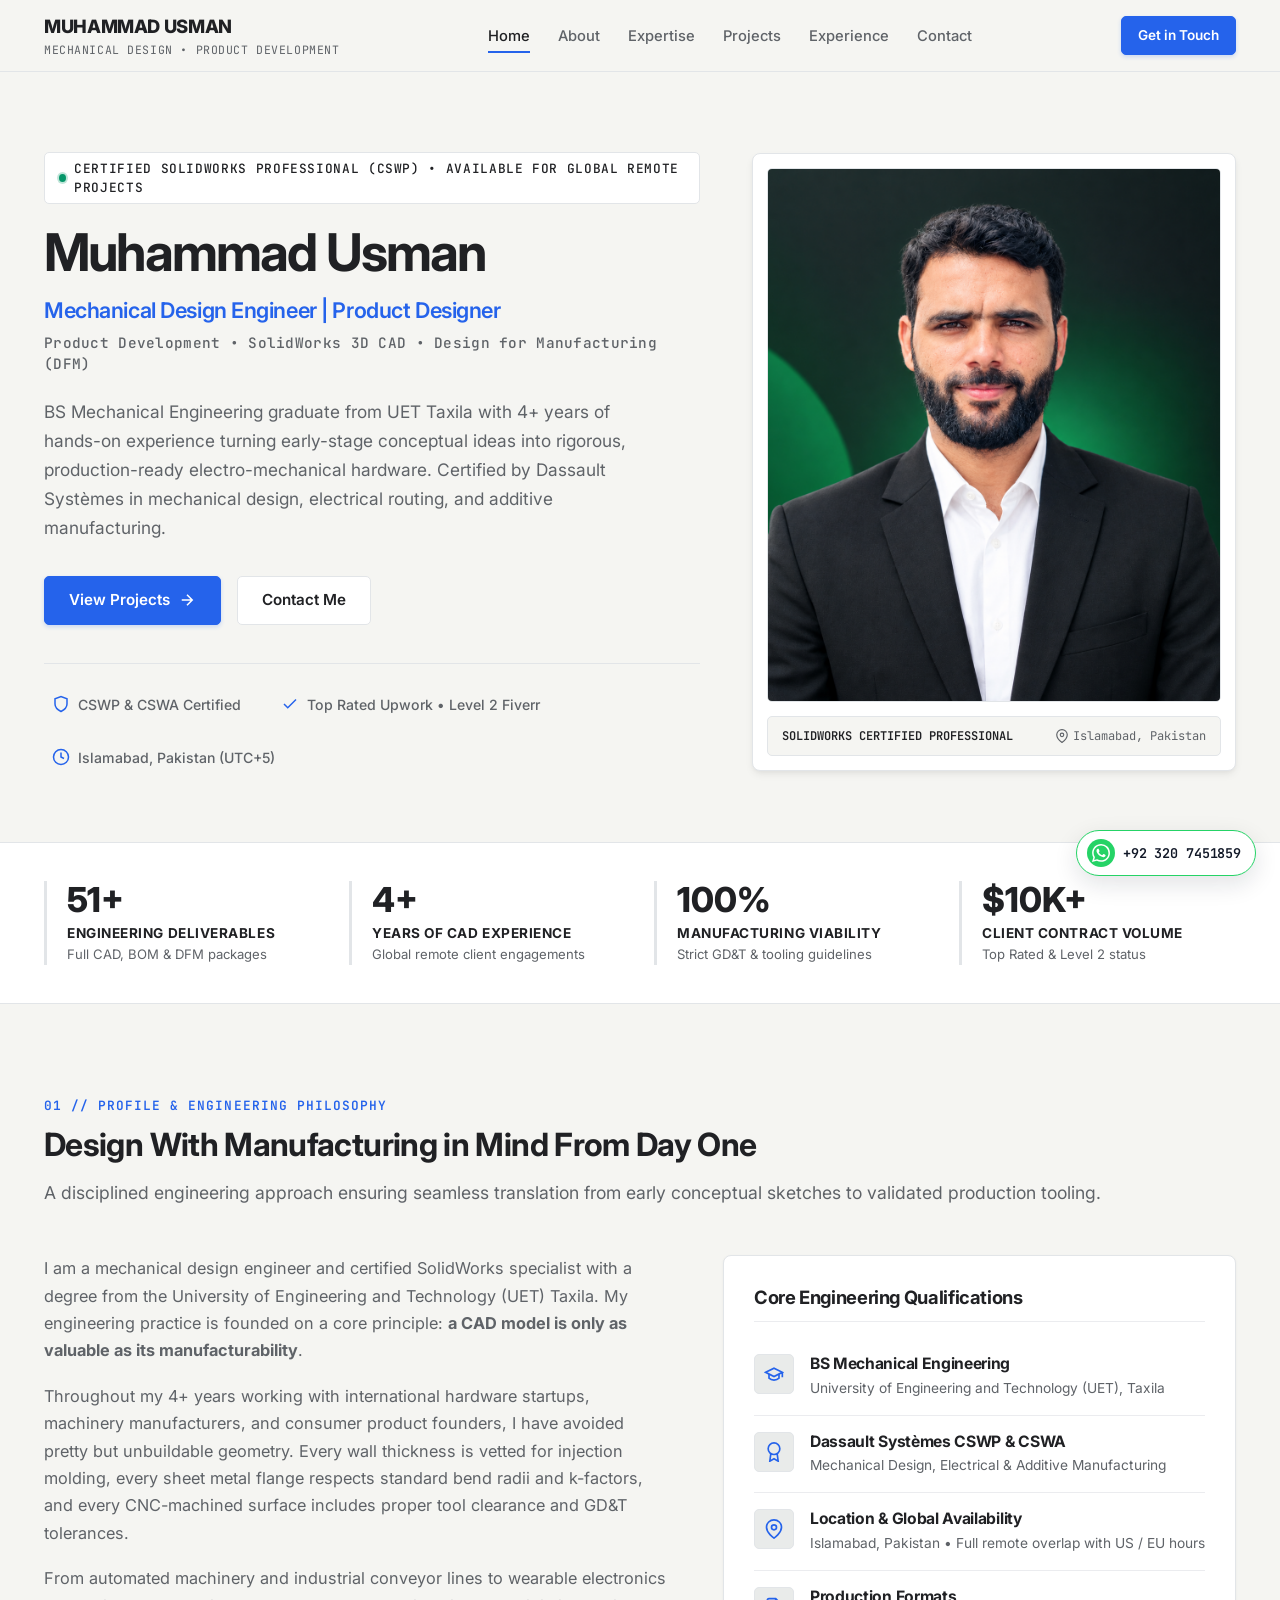
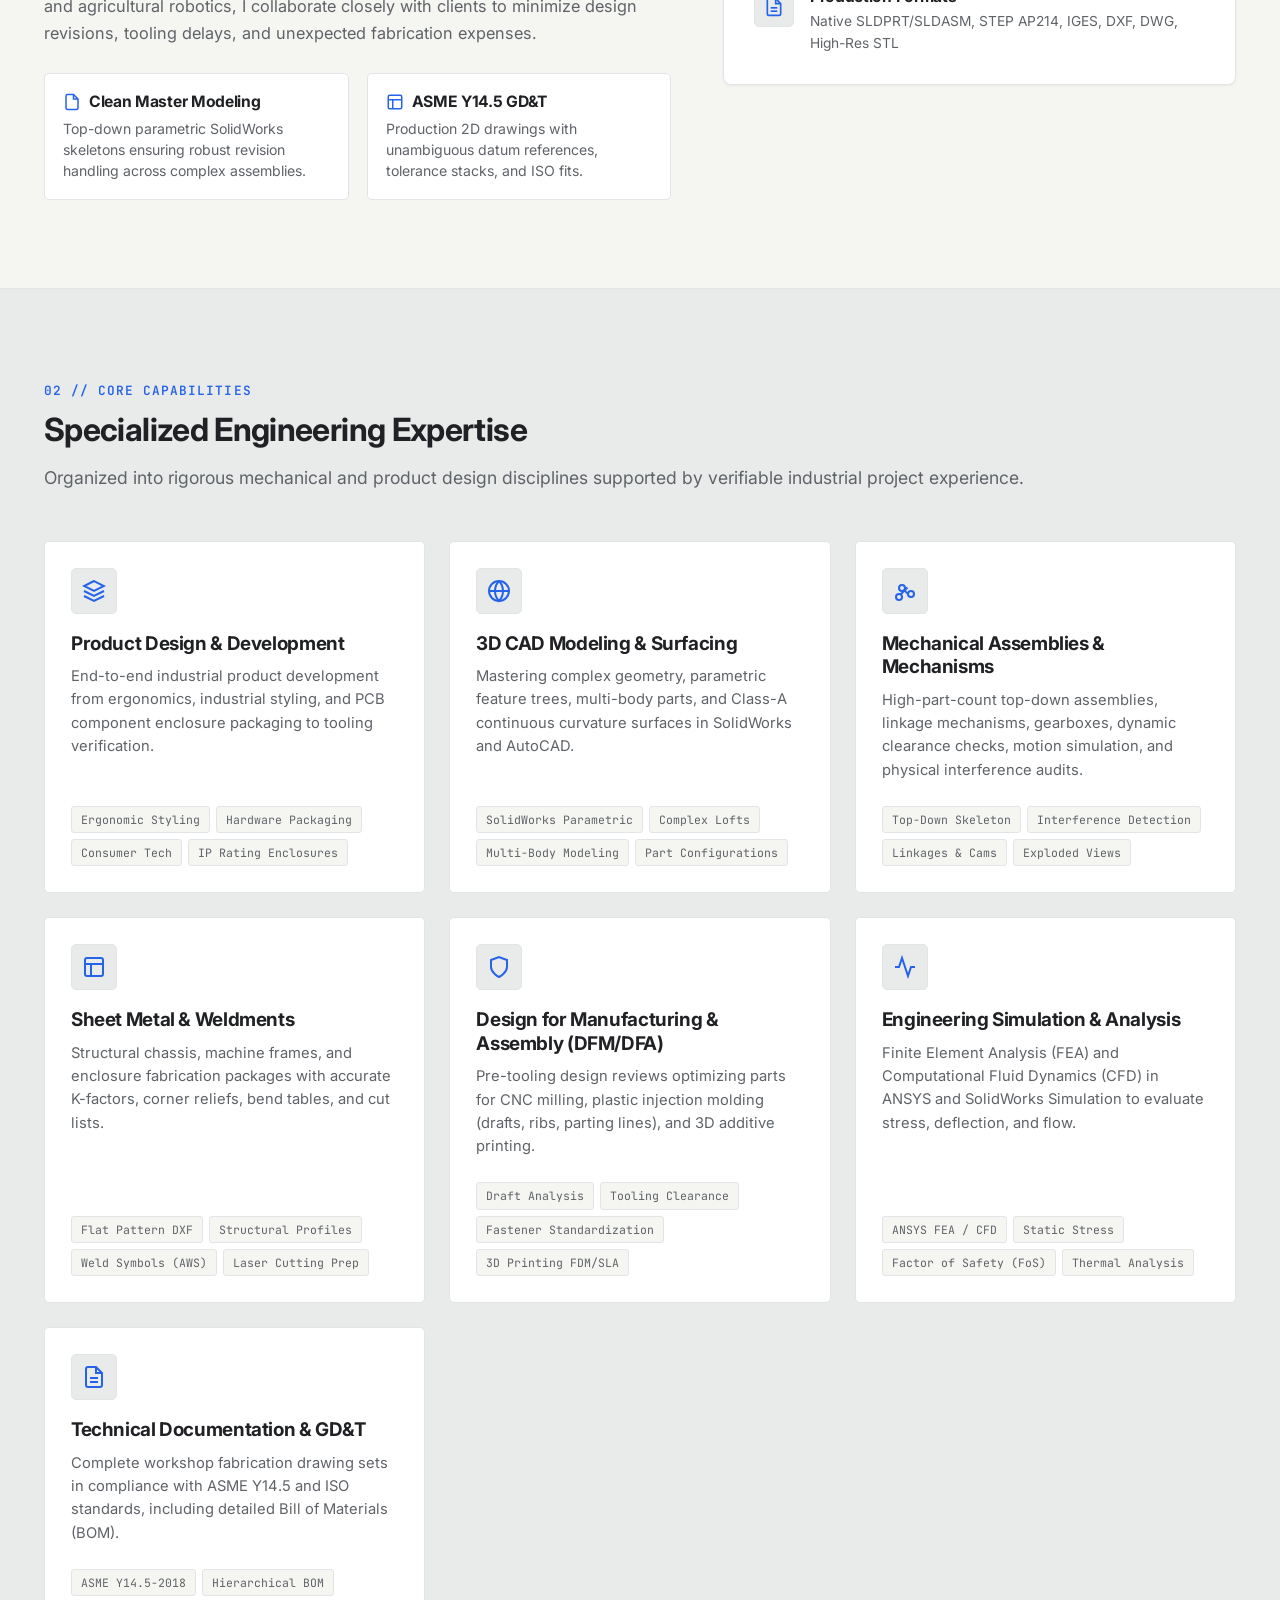
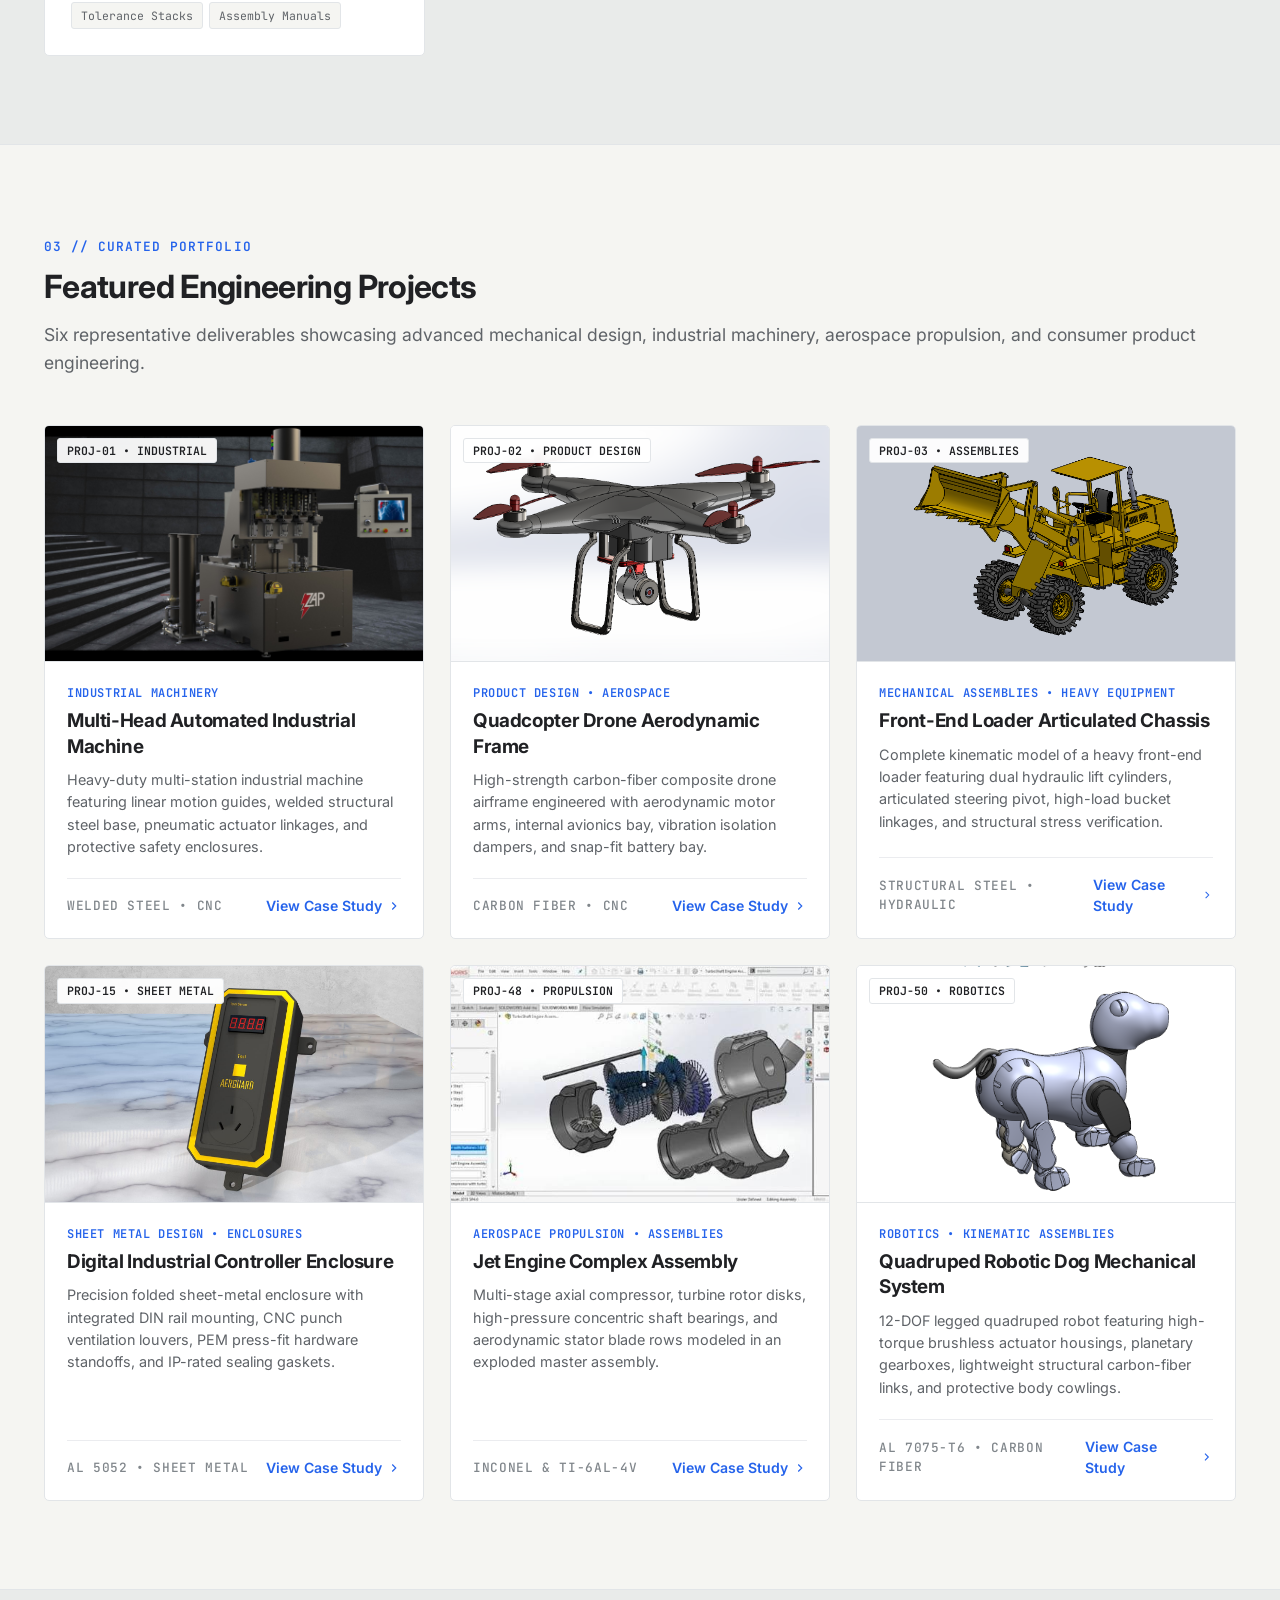
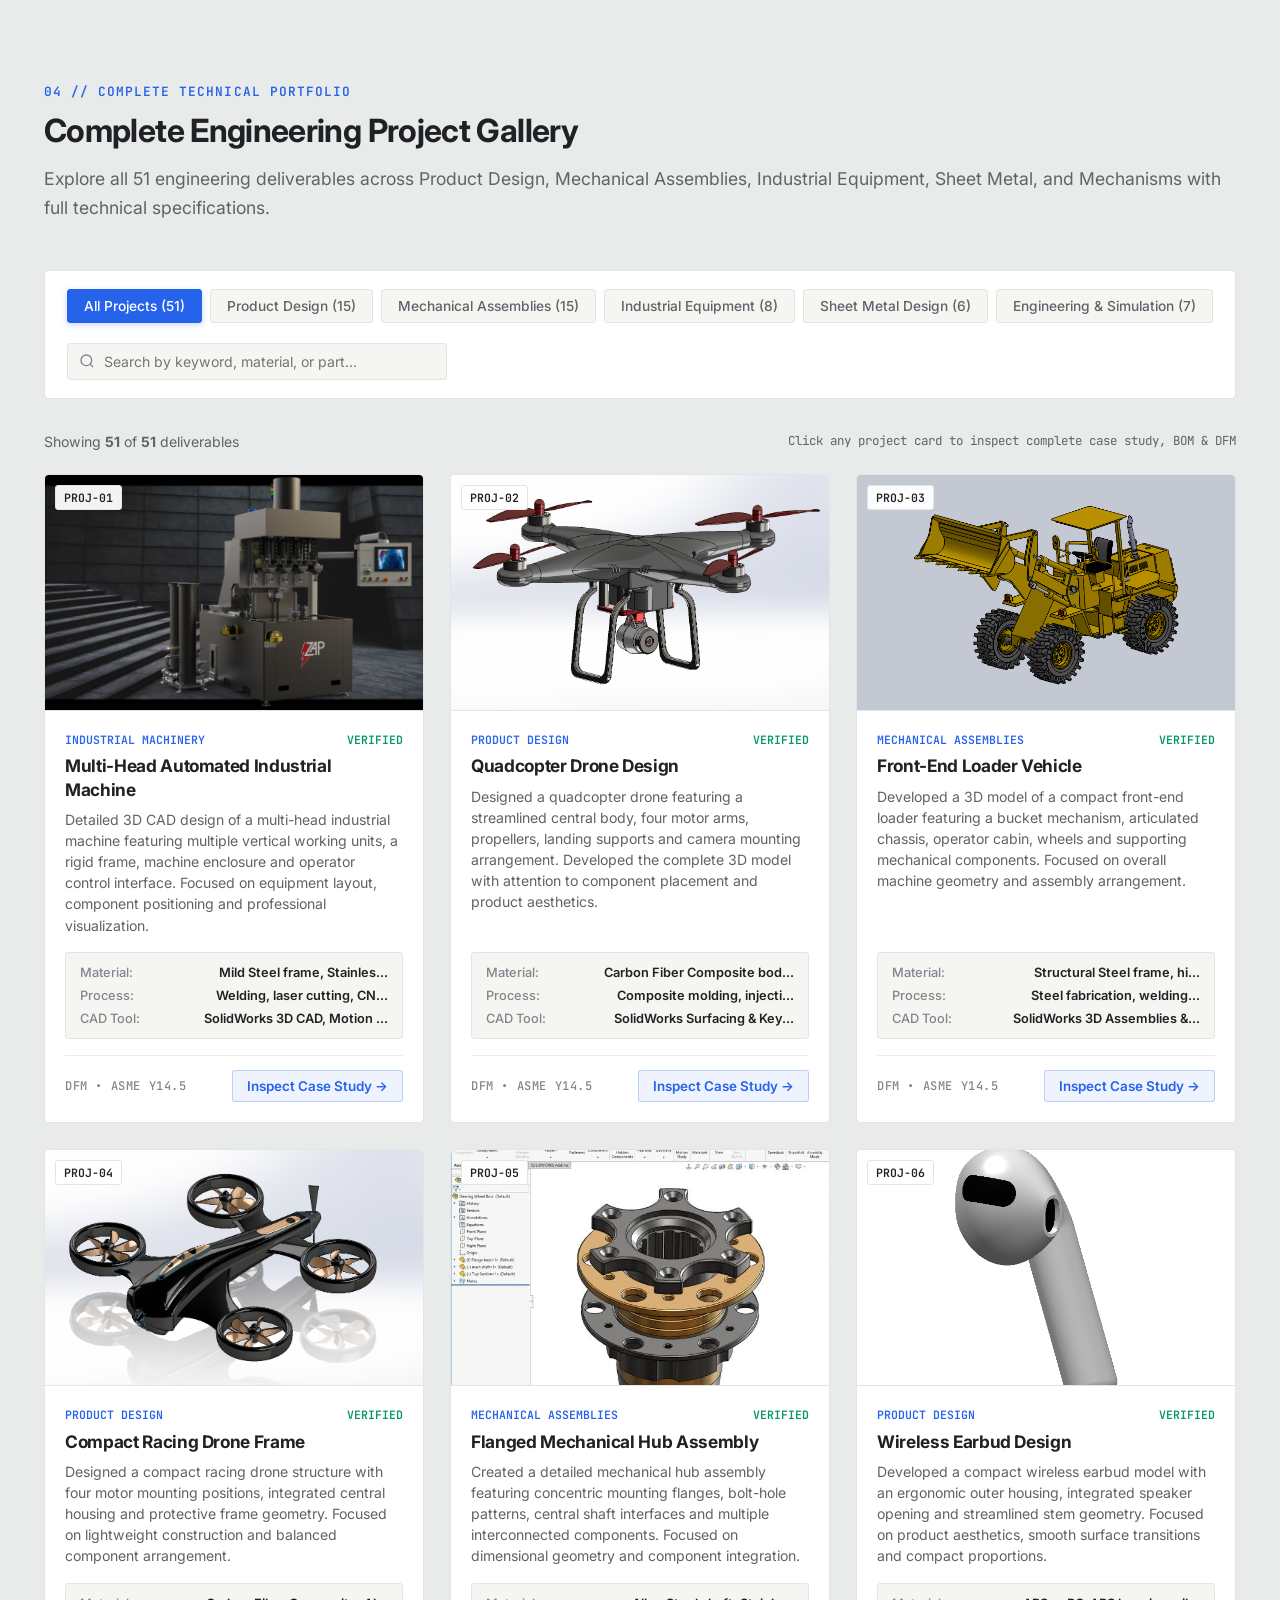
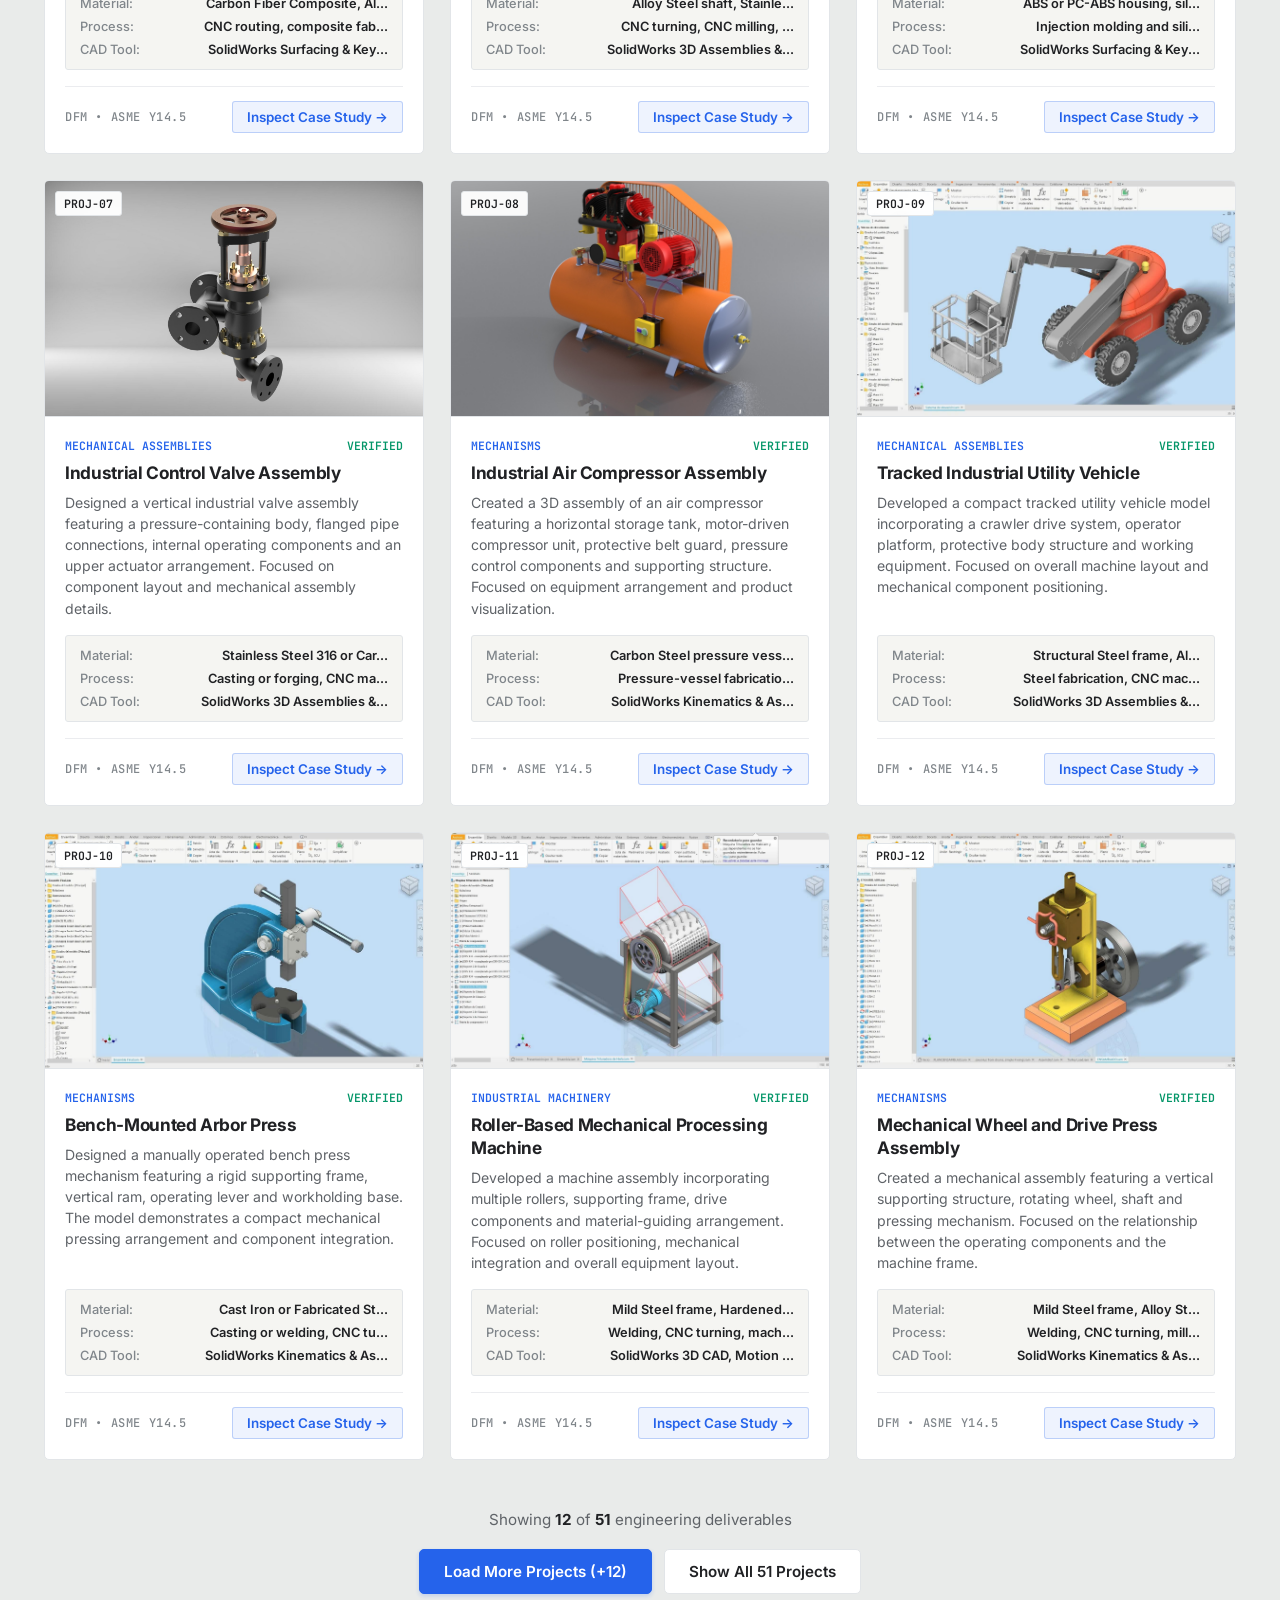
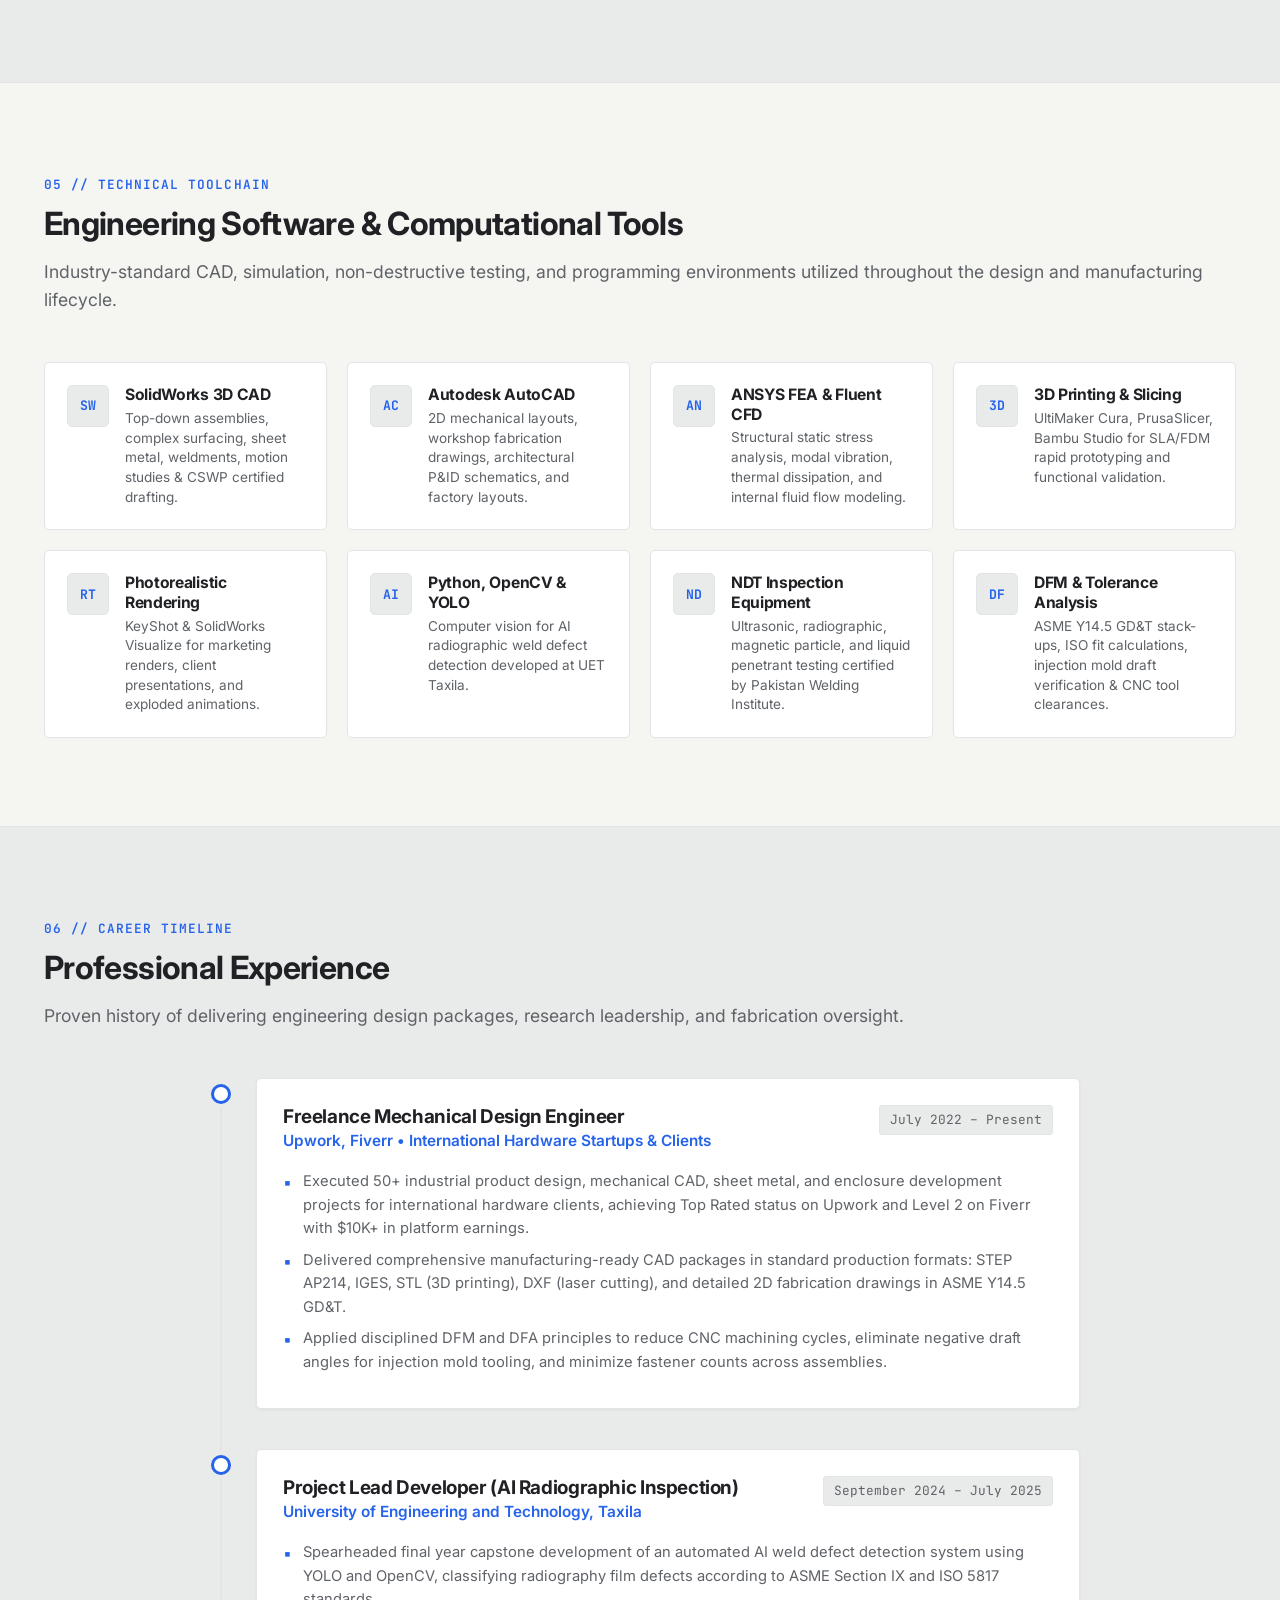
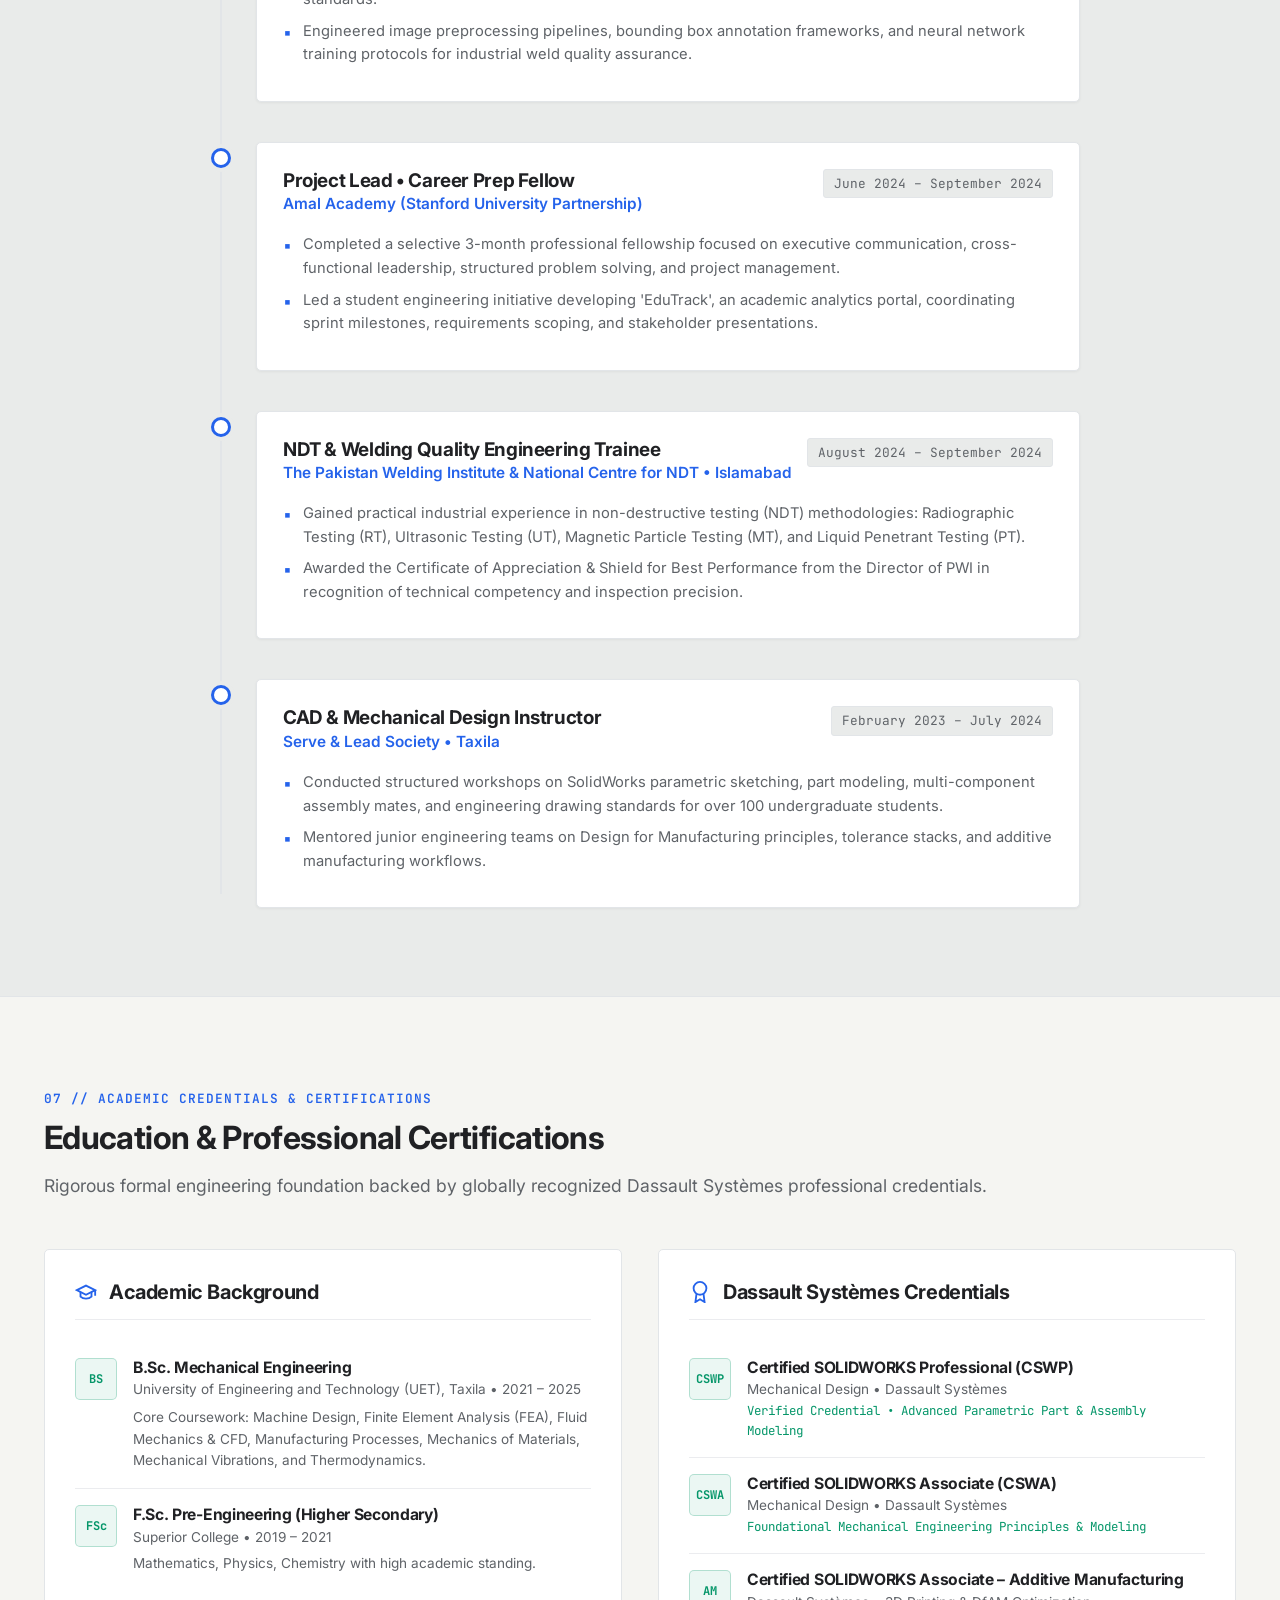
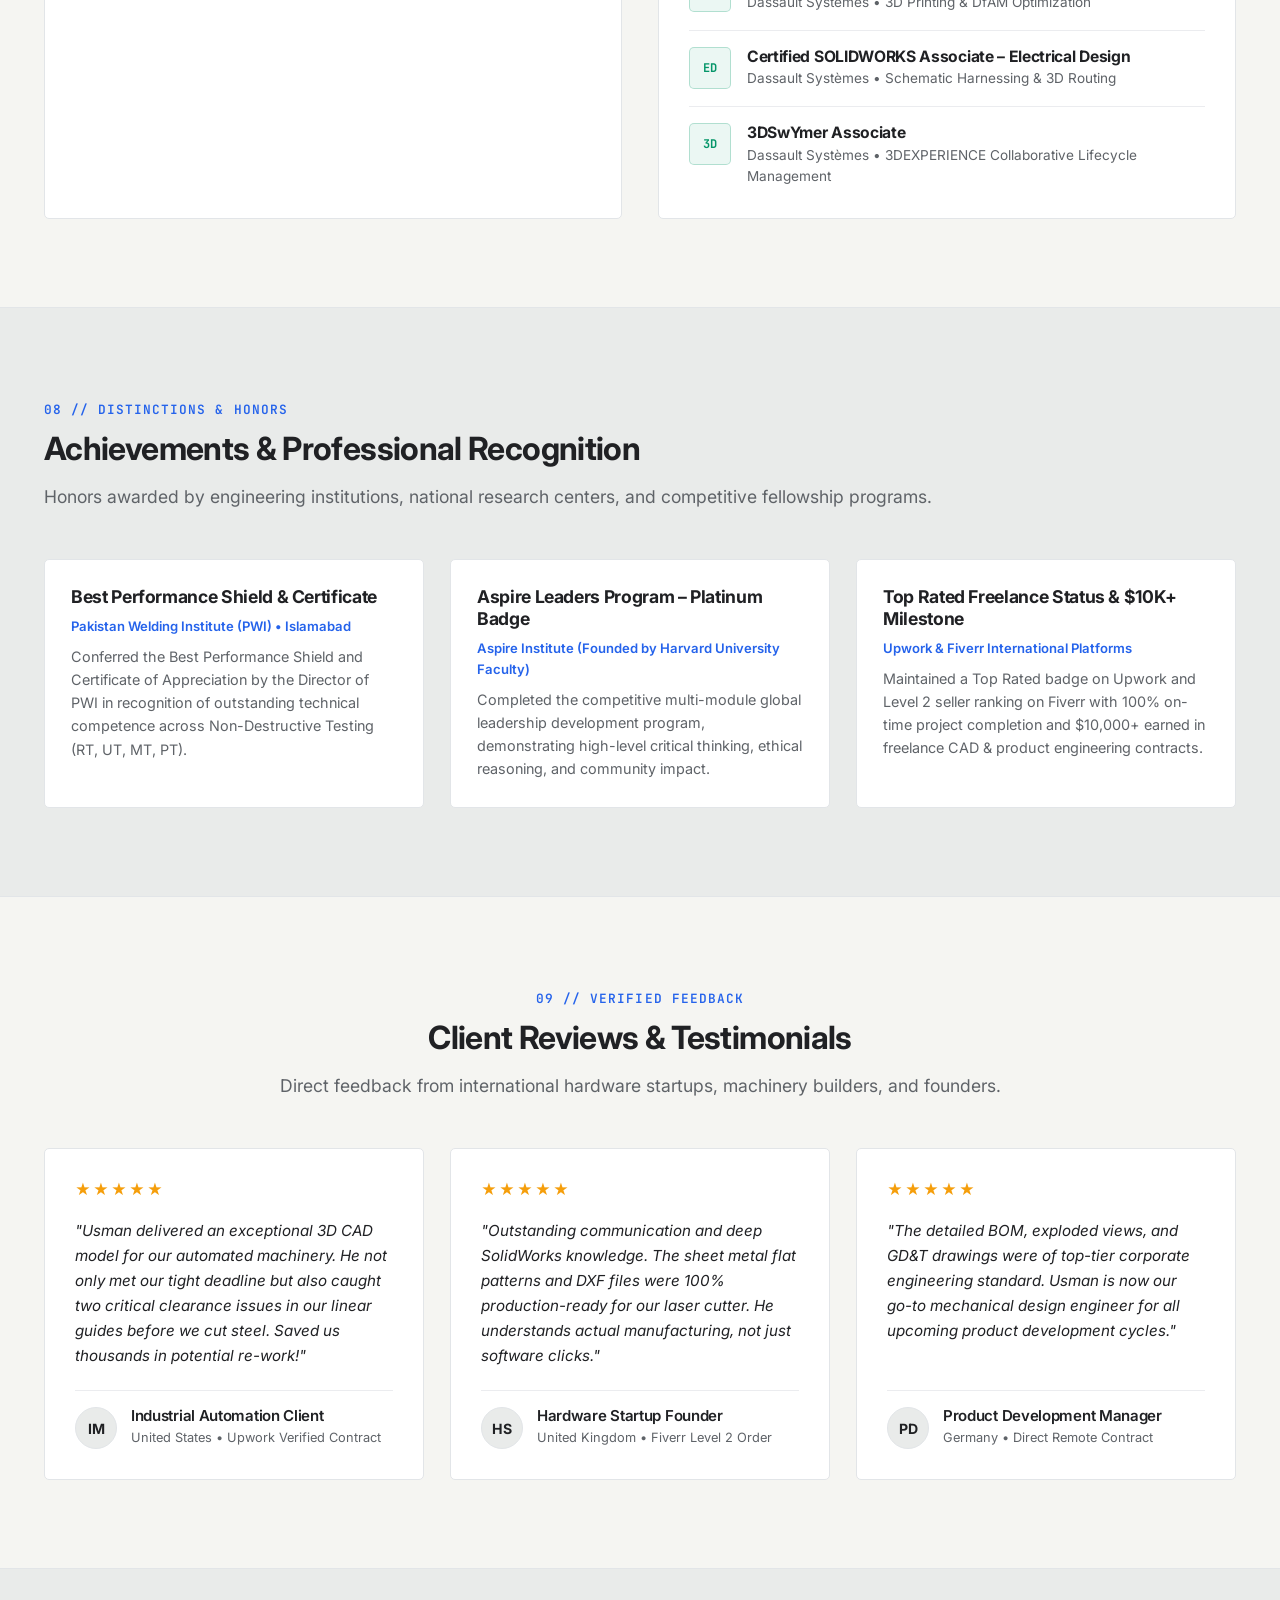
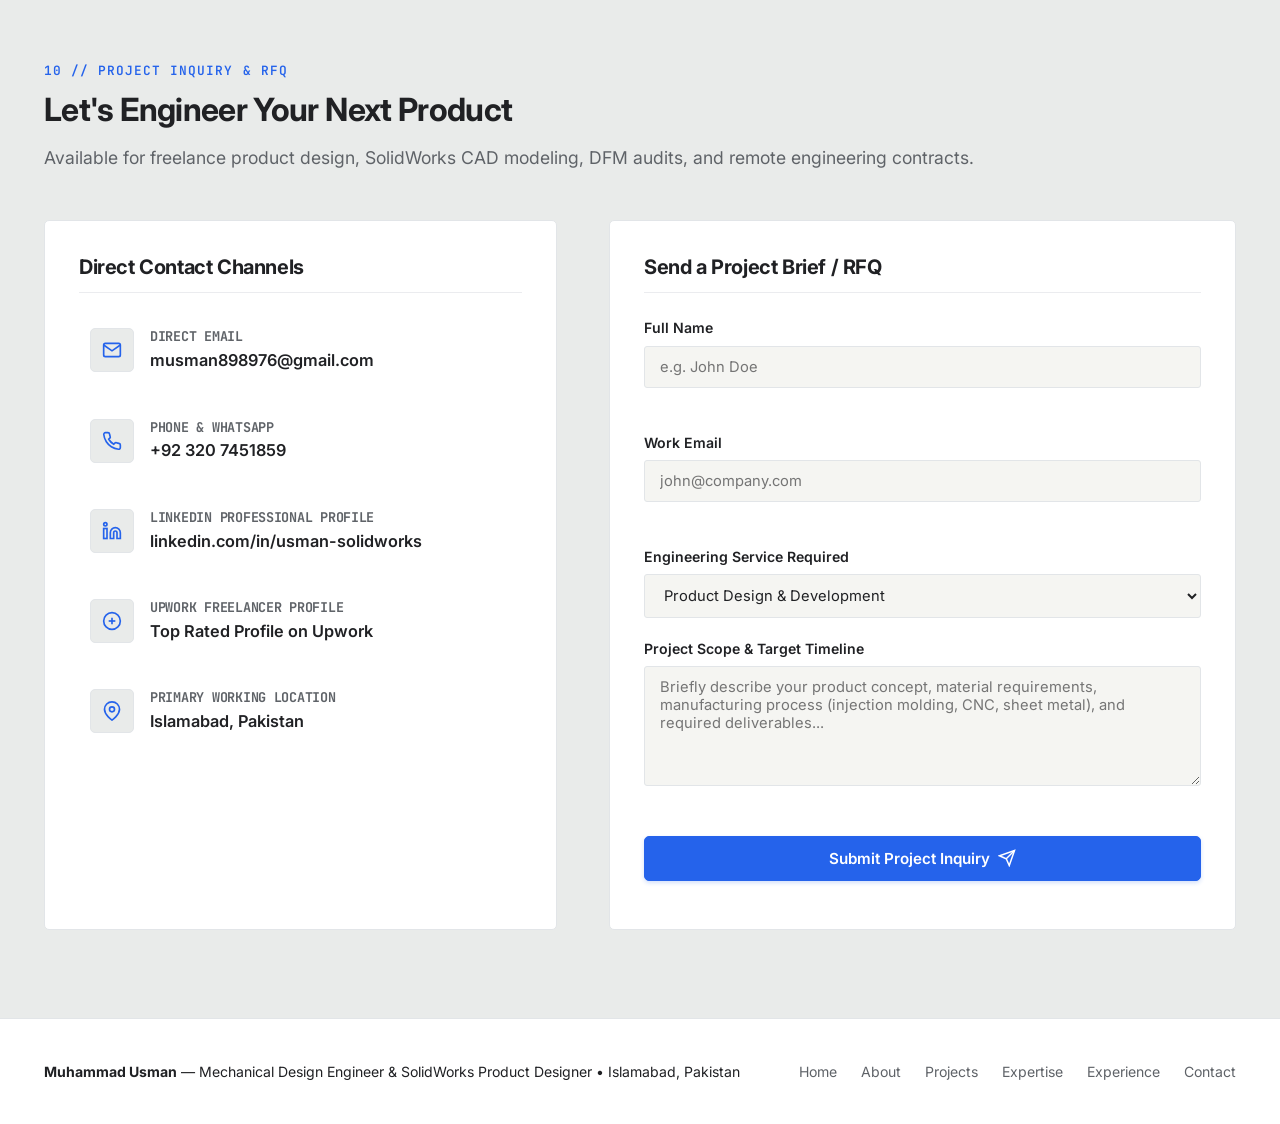
<file: index.html>
<!DOCTYPE html>
<html lang="en">
<head>
  <meta charset="UTF-8" />
  <meta name="viewport" content="width=device-width, initial-scale=1.0" />
  <title>Muhammad Usman | Mechanical Design Engineer &amp; Product Designer</title>
  <meta name="description" content="Portfolio of Muhammad Usman, Mechanical Design Engineer and Certified SolidWorks Professional (CSWP) specializing in Product Design, 3D CAD Modeling, Mechanical Assemblies, Sheet Metal, and Design for Manufacturing (DFM)." />
  <link rel="stylesheet" href="css/style.css" />
  <link rel="preconnect" href="https://fonts.googleapis.com" />
  <link rel="preconnect" href="https://fonts.gstatic.com" crossorigin />
  <link href="https://fonts.googleapis.com/css2?family=Inter:wght@300;400;500;600;700;800&family=JetBrains+Mono:wght@400;500;600&display=swap" rel="stylesheet" />
</head>
<body>

  <!-- 10. Sticky Navigation (Home | About | Projects | Expertise | Experience | Contact) -->
  <header class="site-header" id="siteHeader">
    <div class="container nav-container">
      <a href="#home" class="brand-identity">
        <span class="brand-name">MUHAMMAD USMAN</span>
        <span class="brand-tagline">Mechanical Design &bull; Product Development</span>
      </a>

      <nav aria-label="Main Navigation">
        <ul class="nav-menu" id="navMenu">
          <li><a href="#home" class="nav-link active">Home</a></li>
          <li><a href="#about" class="nav-link">About</a></li>
          <li><a href="#expertise" class="nav-link">Expertise</a></li>
          <li><a href="#featured-projects" class="nav-link">Projects</a></li>
          <li><a href="#experience" class="nav-link">Experience</a></li>
          <li><a href="#contact" class="nav-link">Contact</a></li>
        </ul>
      </nav>

      <div class="nav-actions">
        <a href="#contact" class="btn btn-primary btn-sm">Get in Touch</a>
        <button class="mobile-menu-toggle" id="mobileMenuToggle" aria-label="Toggle Navigation Menu">
          <svg width="22" height="22" viewBox="0 0 24 24" fill="none" stroke="currentColor" stroke-width="2"><path d="M4 6h16M4 12h16M4 18h16"/></svg>
        </button>
      </div>
    </div>
  </header>

  <main id="mainContent">

    <!-- ==========================================================================
         SECTION 1: HERO SECTION
         ========================================================================== -->
    <section class="hero-section" id="home">
      <div class="container">
        <div class="hero-grid">
          <div class="hero-content">
            <div class="hero-pretitle">
              <span class="status-indicator"></span>
              <span class="mono-tag">Certified SolidWorks Professional (CSWP) &bull; Available for Global Remote Projects</span>
            </div>

            <h1 class="hero-title">Muhammad Usman</h1>
            <h2 class="hero-subtitle">Mechanical Design Engineer | Product Designer</h2>
            <div class="hero-focus-tags">Product Development &bull; SolidWorks 3D CAD &bull; Design for Manufacturing (DFM)</div>

            <p class="hero-bio">
              BS Mechanical Engineering graduate from UET Taxila with 4+ years of hands-on experience turning early-stage conceptual ideas into rigorous, production-ready electro-mechanical hardware. Certified by Dassault Syst&egrave;mes in mechanical design, electrical routing, and additive manufacturing.
            </p>

            <div class="hero-cta-group">
              <a href="#featured-projects" class="btn btn-primary">
                View Projects
                <svg width="18" height="18" viewBox="0 0 24 24" fill="none" stroke="currentColor" stroke-width="2"><path d="M5 12h14M12 5l7 7-7 7"/></svg>
              </a>
              <a href="#contact" class="btn btn-secondary">Contact Me</a>
            </div>

            <div class="hero-trust-badges">
              <div class="trust-badge-item">
                <svg width="18" height="18" viewBox="0 0 24 24" fill="none" stroke="currentColor" stroke-width="2"><path d="M12 22s8-4 8-10V5l-8-3-8 3v7c0 6 8 10 8 10z"/></svg>
                <span>CSWP &amp; CSWA Certified</span>
              </div>
              <div class="trust-badge-item">
                <svg width="18" height="18" viewBox="0 0 24 24" fill="none" stroke="currentColor" stroke-width="2"><polyline points="20 6 9 17 4 12"/></svg>
                <span>Top Rated Upwork &bull; Level 2 Fiverr</span>
              </div>
              <div class="trust-badge-item">
                <svg width="18" height="18" viewBox="0 0 24 24" fill="none" stroke="currentColor" stroke-width="2"><circle cx="12" cy="12" r="10"/><polyline points="12 6 12 12 16 14"/></svg>
                <span>Islamabad, Pakistan (UTC+5)</span>
              </div>
            </div>
          </div>

          <div class="hero-visual">
            <div class="hero-image-card">
              <div class="hero-photo-wrapper">
                <img src="assets/images/profile/headshot-corporate.png" alt="Muhammad Usman - Mechanical Design Engineer" class="hero-photo" />
              </div>
              <div class="hero-image-footer">
                <span class="hero-credential-tag">SOLIDWORKS CERTIFIED PROFESSIONAL</span>
                <span class="hero-location-tag">
                  <svg width="14" height="14" viewBox="0 0 24 24" fill="none" stroke="currentColor" stroke-width="2"><path d="M21 10c0 7-9 13-9 13s-9-6-9-13a9 9 0 0 1 18 0z"/><circle cx="12" cy="10" r="3"/></svg>
                  Islamabad, Pakistan
                </span>
              </div>
            </div>
          </div>
        </div>
      </div>
    </section>

    <!-- Metrics Summary Strip -->
    <div class="metrics-strip">
      <div class="container">
        <div class="metrics-grid">
          <div class="metric-card">
            <div class="metric-value">51+</div>
            <div class="metric-label">Engineering Deliverables</div>
            <div class="metric-sub">Full CAD, BOM &amp; DFM packages</div>
          </div>
          <div class="metric-card">
            <div class="metric-value">4+</div>
            <div class="metric-label">Years of CAD Experience</div>
            <div class="metric-sub">Global remote client engagements</div>
          </div>
          <div class="metric-card">
            <div class="metric-value">100%</div>
            <div class="metric-label">Manufacturing Viability</div>
            <div class="metric-sub">Strict GD&amp;T &amp; tooling guidelines</div>
          </div>
          <div class="metric-card">
            <div class="metric-value">$10K+</div>
            <div class="metric-label">Client Contract Volume</div>
            <div class="metric-sub">Top Rated &amp; Level 2 status</div>
          </div>
        </div>
      </div>
    </div>

    <!-- ==========================================================================
         SECTION 2: ABOUT ME
         ========================================================================== -->
    <section class="section-about" id="about">
      <div class="container">
        <div class="section-header">
          <span class="section-kicker">01 // Profile &amp; Engineering Philosophy</span>
          <h2 class="section-title">Design With Manufacturing in Mind From Day One</h2>
          <p class="section-lead">A disciplined engineering approach ensuring seamless translation from early conceptual sketches to validated production tooling.</p>
        </div>

        <div class="about-grid">
          <div class="about-text">
            <p>
              I am a mechanical design engineer and certified SolidWorks specialist with a degree from the University of Engineering and Technology (UET) Taxila. My engineering practice is founded on a core principle: <strong>a CAD model is only as valuable as its manufacturability</strong>.
            </p>
            <p>
              Throughout my 4+ years working with international hardware startups, machinery manufacturers, and consumer product founders, I have avoided pretty but unbuildable geometry. Every wall thickness is vetted for injection molding, every sheet metal flange respects standard bend radii and k-factors, and every CNC-machined surface includes proper tool clearance and GD&amp;T tolerances.
            </p>
            <p>
              From automated machinery and industrial conveyor lines to wearable electronics and agricultural robotics, I collaborate closely with clients to minimize design revisions, tooling delays, and unexpected fabrication expenses.
            </p>

            <div class="about-highlights">
              <div class="about-highlight-box">
                <h4>
                  <svg width="18" height="18" viewBox="0 0 24 24" fill="none" stroke="currentColor" stroke-width="2"><path d="M14 2H6a2 2 0 0 0-2 2v16a2 2 0 0 0 2 2h12a2 2 0 0 0 2-2V8z"/><polyline points="14 2 14 8 20 8"/></svg>
                  Clean Master Modeling
                </h4>
                <p>Top-down parametric SolidWorks skeletons ensuring robust revision handling across complex assemblies.</p>
              </div>
              <div class="about-highlight-box">
                <h4>
                  <svg width="18" height="18" viewBox="0 0 24 24" fill="none" stroke="currentColor" stroke-width="2"><rect x="3" y="3" width="18" height="18" rx="2" ry="2"/><line x1="3" y1="9" x2="21" y2="9"/><line x1="9" y1="21" x2="9" y2="9"/></svg>
                  ASME Y14.5 GD&amp;T
                </h4>
                <p>Production 2D drawings with unambiguous datum references, tolerance stacks, and ISO fits.</p>
              </div>
            </div>
          </div>

          <div class="about-sidebar">
            <div class="about-stats-panel">
              <h3 style="font-size: 1.15rem; margin-bottom: 16px; padding-bottom: 12px; border-bottom: 1px solid var(--border-light);">Core Engineering Qualifications</h3>
              
              <div class="about-stat-row">
                <div class="stat-icon">
                  <svg width="20" height="20" viewBox="0 0 24 24" fill="none" stroke="currentColor" stroke-width="2"><path d="M22 10v6M2 10l10-5 10 5-10 5z"/><path d="M6 12v5c3 3 9 3 12 0v-5"/></svg>
                </div>
                <div class="stat-content">
                  <h5>BS Mechanical Engineering</h5>
                  <p>University of Engineering and Technology (UET), Taxila</p>
                </div>
              </div>

              <div class="about-stat-row">
                <div class="stat-icon">
                  <svg width="20" height="20" viewBox="0 0 24 24" fill="none" stroke="currentColor" stroke-width="2"><circle cx="12" cy="8" r="7"/><polyline points="8.21 13.89 7 23 12 20 17 23 15.79 13.88"/></svg>
                </div>
                <div class="stat-content">
                  <h5>Dassault Syst&egrave;mes CSWP &amp; CSWA</h5>
                  <p>Mechanical Design, Electrical &amp; Additive Manufacturing</p>
                </div>
              </div>

              <div class="about-stat-row">
                <div class="stat-icon">
                  <svg width="20" height="20" viewBox="0 0 24 24" fill="none" stroke="currentColor" stroke-width="2"><path d="M21 10c0 7-9 13-9 13s-9-6-9-13a9 9 0 0 1 18 0z"/><circle cx="12" cy="10" r="3"/></svg>
                </div>
                <div class="stat-content">
                  <h5>Location &amp; Global Availability</h5>
                  <p>Islamabad, Pakistan &bull; Full remote overlap with US / EU hours</p>
                </div>
              </div>

              <div class="about-stat-row">
                <div class="stat-icon">
                  <svg width="20" height="20" viewBox="0 0 24 24" fill="none" stroke="currentColor" stroke-width="2"><path d="M14 2H6a2 2 0 0 0-2 2v16a2 2 0 0 0 2 2h12a2 2 0 0 0 2-2V8z"/><polyline points="14 2 14 8 20 8"/><line x1="16" y1="13" x2="8" y2="13"/><line x1="16" y1="17" x2="8" y2="17"/></svg>
                </div>
                <div class="stat-content">
                  <h5>Production Formats</h5>
                  <p>Native SLDPRT/SLDASM, STEP AP214, IGES, DXF, DWG, High-Res STL</p>
                </div>
              </div>
            </div>
          </div>
        </div>
      </div>
    </section>

    <!-- ==========================================================================
         SECTION 3: TECHNICAL EXPERTISE
         ========================================================================== -->
    <section class="section-expertise section-alt" id="expertise">
      <div class="container">
        <div class="section-header">
          <span class="section-kicker">02 // Core Capabilities</span>
          <h2 class="section-title">Specialized Engineering Expertise</h2>
          <p class="section-lead">Organized into rigorous mechanical and product design disciplines supported by verifiable industrial project experience.</p>
        </div>

        <div class="expertise-grid">
          <!-- 1. Product Design & Development -->
          <div class="expertise-card">
            <div class="expertise-icon-wrapper">
              <svg width="24" height="24" viewBox="0 0 24 24" fill="none" stroke="currentColor" stroke-width="2"><path d="M12 2L2 7l10 5 10-5-10-5zM2 17l10 5 10-5M2 12l10 5 10-5"/></svg>
            </div>
            <h3>Product Design &amp; Development</h3>
            <p>End-to-end industrial product development from ergonomics, industrial styling, and PCB component enclosure packaging to tooling verification.</p>
            <div class="expertise-tags">
              <span class="expertise-tag">Ergonomic Styling</span>
              <span class="expertise-tag">Hardware Packaging</span>
              <span class="expertise-tag">Consumer Tech</span>
              <span class="expertise-tag">IP Rating Enclosures</span>
            </div>
          </div>

          <!-- 2. 3D CAD Modeling -->
          <div class="expertise-card">
            <div class="expertise-icon-wrapper">
              <svg width="24" height="24" viewBox="0 0 24 24" fill="none" stroke="currentColor" stroke-width="2"><circle cx="12" cy="12" r="10"/><path d="M12 2a14.5 14.5 0 0 0 0 20 14.5 14.5 0 0 0 0-20"/><path d="M2 12h20"/></svg>
            </div>
            <h3>3D CAD Modeling &amp; Surfacing</h3>
            <p>Mastering complex geometry, parametric feature trees, multi-body parts, and Class-A continuous curvature surfaces in SolidWorks and AutoCAD.</p>
            <div class="expertise-tags">
              <span class="expertise-tag">SolidWorks Parametric</span>
              <span class="expertise-tag">Complex Lofts</span>
              <span class="expertise-tag">Multi-Body Modeling</span>
              <span class="expertise-tag">Part Configurations</span>
            </div>
          </div>

          <!-- 3. Mechanical Assemblies -->
          <div class="expertise-card">
            <div class="expertise-icon-wrapper">
              <svg width="24" height="24" viewBox="0 0 24 24" fill="none" stroke="currentColor" stroke-width="2"><circle cx="18" cy="15" r="3"/><circle cx="9" cy="9" r="3"/><path d="M10.85 10.85l4.3 4.3"/><circle cx="6" cy="18" r="3"/><path d="M7.5 15.5l7-7"/></svg>
            </div>
            <h3>Mechanical Assemblies &amp; Mechanisms</h3>
            <p>High-part-count top-down assemblies, linkage mechanisms, gearboxes, dynamic clearance checks, motion simulation, and physical interference audits.</p>
            <div class="expertise-tags">
              <span class="expertise-tag">Top-Down Skeleton</span>
              <span class="expertise-tag">Interference Detection</span>
              <span class="expertise-tag">Linkages &amp; Cams</span>
              <span class="expertise-tag">Exploded Views</span>
            </div>
          </div>

          <!-- 4. Sheet Metal & Weldments -->
          <div class="expertise-card">
            <div class="expertise-icon-wrapper">
              <svg width="24" height="24" viewBox="0 0 24 24" fill="none" stroke="currentColor" stroke-width="2"><rect x="3" y="3" width="18" height="18" rx="2" ry="2"/><path d="M3 9h18M9 21V9"/></svg>
            </div>
            <h3>Sheet Metal &amp; Weldments</h3>
            <p>Structural chassis, machine frames, and enclosure fabrication packages with accurate K-factors, corner reliefs, bend tables, and cut lists.</p>
            <div class="expertise-tags">
              <span class="expertise-tag">Flat Pattern DXF</span>
              <span class="expertise-tag">Structural Profiles</span>
              <span class="expertise-tag">Weld Symbols (AWS)</span>
              <span class="expertise-tag">Laser Cutting Prep</span>
            </div>
          </div>

          <!-- 5. Design for Manufacturing (DFM) -->
          <div class="expertise-card">
            <div class="expertise-icon-wrapper">
              <svg width="24" height="24" viewBox="0 0 24 24" fill="none" stroke="currentColor" stroke-width="2"><path d="M12 22s8-4 8-10V5l-8-3-8 3v7c0 6 8 10 8 10z"/></svg>
            </div>
            <h3>Design for Manufacturing &amp; Assembly (DFM/DFA)</h3>
            <p>Pre-tooling design reviews optimizing parts for CNC milling, plastic injection molding (drafts, ribs, parting lines), and 3D additive printing.</p>
            <div class="expertise-tags">
              <span class="expertise-tag">Draft Analysis</span>
              <span class="expertise-tag">Tooling Clearance</span>
              <span class="expertise-tag">Fastener Standardization</span>
              <span class="expertise-tag">3D Printing FDM/SLA</span>
            </div>
          </div>

          <!-- 6. Engineering Simulation & FEA -->
          <div class="expertise-card">
            <div class="expertise-icon-wrapper">
              <svg width="24" height="24" viewBox="0 0 24 24" fill="none" stroke="currentColor" stroke-width="2"><path d="M22 12h-4l-3 9L9 3l-3 9H2"/></svg>
            </div>
            <h3>Engineering Simulation &amp; Analysis</h3>
            <p>Finite Element Analysis (FEA) and Computational Fluid Dynamics (CFD) in ANSYS and SolidWorks Simulation to evaluate stress, deflection, and flow.</p>
            <div class="expertise-tags">
              <span class="expertise-tag">ANSYS FEA / CFD</span>
              <span class="expertise-tag">Static Stress</span>
              <span class="expertise-tag">Factor of Safety (FoS)</span>
              <span class="expertise-tag">Thermal Analysis</span>
            </div>
          </div>

          <!-- 7. Technical Documentation -->
          <div class="expertise-card">
            <div class="expertise-icon-wrapper">
              <svg width="24" height="24" viewBox="0 0 24 24" fill="none" stroke="currentColor" stroke-width="2"><path d="M14 2H6a2 2 0 0 0-2 2v16a2 2 0 0 0 2 2h12a2 2 0 0 0 2-2V8z"/><polyline points="14 2 14 8 20 8"/><line x1="16" y1="13" x2="8" y2="13"/><line x1="16" y1="17" x2="8" y2="17"/></svg>
            </div>
            <h3>Technical Documentation &amp; GD&amp;T</h3>
            <p>Complete workshop fabrication drawing sets in compliance with ASME Y14.5 and ISO standards, including detailed Bill of Materials (BOM).</p>
            <div class="expertise-tags">
              <span class="expertise-tag">ASME Y14.5-2018</span>
              <span class="expertise-tag">Hierarchical BOM</span>
              <span class="expertise-tag">Tolerance Stacks</span>
              <span class="expertise-tag">Assembly Manuals</span>
            </div>
          </div>
        </div>
      </div>
    </section>

    <!-- ==========================================================================
         SECTION 4: FEATURED PROJECTS (6 Strongest & Most Impressive)
         ========================================================================== -->
    <section class="section-featured" id="featured-projects">
      <div class="container">
        <div class="section-header">
          <span class="section-kicker">03 // Curated Portfolio</span>
          <h2 class="section-title">Featured Engineering Projects</h2>
          <p class="section-lead">Six representative deliverables showcasing advanced mechanical design, industrial machinery, aerospace propulsion, and consumer product engineering.</p>
        </div>

        <div class="featured-grid">
          <!-- 1. Industrial Machinery -->
          <article class="featured-card">
            <div class="featured-img-wrap">
              <img src="assets/images/projects/1.jpeg" alt="Multi-Head Automated Industrial Machine" loading="lazy" />
              <span class="featured-badge">PROJ-01 &bull; INDUSTRIAL</span>
            </div>
            <div class="featured-content">
              <span class="featured-category">Industrial Machinery</span>
              <h3 class="featured-title">Multi-Head Automated Industrial Machine</h3>
              <p class="featured-desc">Heavy-duty multi-station industrial machine featuring linear motion guides, welded structural steel base, pneumatic actuator linkages, and protective safety enclosures.</p>
              <div class="featured-footer">
                <span class="mono-tag" style="color: var(--text-muted);">Welded Steel &bull; CNC</span>
                <a href="#projectsGallery" onclick="openProjectModal('PROJ-01')" class="view-project-link">
                  View Case Study
                  <svg width="14" height="14" viewBox="0 0 24 24" fill="none" stroke="currentColor" stroke-width="2"><polyline points="9 18 15 12 9 6"/></svg>
                </a>
              </div>
            </div>
          </article>

          <!-- 2. Product Design / Aerospace -->
          <article class="featured-card">
            <div class="featured-img-wrap">
              <img src="assets/images/projects/2.png" alt="Quadcopter Drone Design" loading="lazy" />
              <span class="featured-badge">PROJ-02 &bull; PRODUCT DESIGN</span>
            </div>
            <div class="featured-content">
              <span class="featured-category">Product Design &bull; Aerospace</span>
              <h3 class="featured-title">Quadcopter Drone Aerodynamic Frame</h3>
              <p class="featured-desc">High-strength carbon-fiber composite drone airframe engineered with aerodynamic motor arms, internal avionics bay, vibration isolation dampers, and snap-fit battery bay.</p>
              <div class="featured-footer">
                <span class="mono-tag" style="color: var(--text-muted);">Carbon Fiber &bull; CNC</span>
                <a href="#projectsGallery" onclick="openProjectModal('PROJ-02')" class="view-project-link">
                  View Case Study
                  <svg width="14" height="14" viewBox="0 0 24 24" fill="none" stroke="currentColor" stroke-width="2"><polyline points="9 18 15 12 9 6"/></svg>
                </a>
              </div>
            </div>
          </article>

          <!-- 3. Mechanical Assemblies -->
          <article class="featured-card">
            <div class="featured-img-wrap">
              <img src="assets/images/projects/3.png" alt="Front-End Loader Heavy Vehicle" loading="lazy" />
              <span class="featured-badge">PROJ-03 &bull; ASSEMBLIES</span>
            </div>
            <div class="featured-content">
              <span class="featured-category">Mechanical Assemblies &bull; Heavy Equipment</span>
              <h3 class="featured-title">Front-End Loader Articulated Chassis</h3>
              <p class="featured-desc">Complete kinematic model of a heavy front-end loader featuring dual hydraulic lift cylinders, articulated steering pivot, high-load bucket linkages, and structural stress verification.</p>
              <div class="featured-footer">
                <span class="mono-tag" style="color: var(--text-muted);">Structural Steel &bull; Hydraulic</span>
                <a href="#projectsGallery" onclick="openProjectModal('PROJ-03')" class="view-project-link">
                  View Case Study
                  <svg width="14" height="14" viewBox="0 0 24 24" fill="none" stroke="currentColor" stroke-width="2"><polyline points="9 18 15 12 9 6"/></svg>
                </a>
              </div>
            </div>
          </article>

          <!-- 4. Sheet Metal & Enclosures -->
          <article class="featured-card">
            <div class="featured-img-wrap">
              <img src="assets/images/projects/16.jpeg" alt="Digital Electrical Controller Enclosure" loading="lazy" />
              <span class="featured-badge">PROJ-15 &bull; SHEET METAL</span>
            </div>
            <div class="featured-content">
              <span class="featured-category">Sheet Metal Design &bull; Enclosures</span>
              <h3 class="featured-title">Digital Industrial Controller Enclosure</h3>
              <p class="featured-desc">Precision folded sheet-metal enclosure with integrated DIN rail mounting, CNC punch ventilation louvers, PEM press-fit hardware standoffs, and IP-rated sealing gaskets.</p>
              <div class="featured-footer">
                <span class="mono-tag" style="color: var(--text-muted);">Al 5052 &bull; Sheet Metal</span>
                <a href="#projectsGallery" onclick="openProjectModal('PROJ-15')" class="view-project-link">
                  View Case Study
                  <svg width="14" height="14" viewBox="0 0 24 24" fill="none" stroke="currentColor" stroke-width="2"><polyline points="9 18 15 12 9 6"/></svg>
                </a>
              </div>
            </div>
          </article>

          <!-- 5. Advanced Propulsion / Aerospace -->
          <article class="featured-card">
            <div class="featured-img-wrap">
              <img src="assets/images/projects/48.jpg" alt="Jet Engine Assembly" loading="lazy" />
              <span class="featured-badge">PROJ-48 &bull; PROPULSION</span>
            </div>
            <div class="featured-content">
              <span class="featured-category">Aerospace Propulsion &bull; Assemblies</span>
              <h3 class="featured-title">Jet Engine Complex Assembly</h3>
              <p class="featured-desc">Multi-stage axial compressor, turbine rotor disks, high-pressure concentric shaft bearings, and aerodynamic stator blade rows modeled in an exploded master assembly.</p>
              <div class="featured-footer">
                <span class="mono-tag" style="color: var(--text-muted);">Inconel &amp; Ti-6Al-4V</span>
                <a href="#projectsGallery" onclick="openProjectModal('PROJ-48')" class="view-project-link">
                  View Case Study
                  <svg width="14" height="14" viewBox="0 0 24 24" fill="none" stroke="currentColor" stroke-width="2"><polyline points="9 18 15 12 9 6"/></svg>
                </a>
              </div>
            </div>
          </article>

          <!-- 6. Robotics / Mechanical Assemblies -->
          <article class="featured-card">
            <div class="featured-img-wrap">
              <img src="assets/images/projects/50.png" alt="Quadruped Robotic Dog" loading="lazy" />
              <span class="featured-badge">PROJ-50 &bull; ROBOTICS</span>
            </div>
            <div class="featured-content">
              <span class="featured-category">Robotics &bull; Kinematic Assemblies</span>
              <h3 class="featured-title">Quadruped Robotic Dog Mechanical System</h3>
              <p class="featured-desc">12-DOF legged quadruped robot featuring high-torque brushless actuator housings, planetary gearboxes, lightweight structural carbon-fiber links, and protective body cowlings.</p>
              <div class="featured-footer">
                <span class="mono-tag" style="color: var(--text-muted);">Al 7075-T6 &bull; Carbon Fiber</span>
                <a href="#projectsGallery" onclick="openProjectModal('PROJ-50')" class="view-project-link">
                  View Case Study
                  <svg width="14" height="14" viewBox="0 0 24 24" fill="none" stroke="currentColor" stroke-width="2"><polyline points="9 18 15 12 9 6"/></svg>
                </a>
              </div>
            </div>
          </article>
        </div>
      </div>
    </section>

    <!-- ==========================================================================
         SECTION 5: COMPLETE PROJECT GALLERY (All 51 Verified Projects)
         ========================================================================== -->
    <section class="section-gallery section-alt" id="projectsGallery">
      <div class="container">
        <div class="section-header">
          <span class="section-kicker">04 // Complete Technical Portfolio</span>
          <h2 class="section-title">Complete Engineering Project Gallery</h2>
          <p class="section-lead">Explore all 51 engineering deliverables across Product Design, Mechanical Assemblies, Industrial Equipment, Sheet Metal, and Mechanisms with full technical specifications.</p>
        </div>

        <!-- Filter & Search Controls Card -->
        <div class="gallery-controls-card">
          <div class="gallery-filters" id="projectFilters" role="tablist">
            <button class="filter-btn active" data-filter="all" role="tab">All Projects (<span id="countAll">51</span>)</button>
            <button class="filter-btn" data-filter="product-design" role="tab">Product Design (<span id="countProduct">15</span>)</button>
            <button class="filter-btn" data-filter="mechanical-assemblies" role="tab">Mechanical Assemblies (<span id="countMechanical">15</span>)</button>
            <button class="filter-btn" data-filter="industrial" role="tab">Industrial Equipment (<span id="countIndustrial">8</span>)</button>
            <button class="filter-btn" data-filter="sheet-metal" role="tab">Sheet Metal Design (<span id="countSheetMetal">6</span>)</button>
            <button class="filter-btn" data-filter="mechanisms" role="tab">Engineering &amp; Simulation (<span id="countMechanisms">7</span>)</button>
          </div>

          <div class="gallery-search-wrap">
            <svg class="gallery-search-icon" width="16" height="16" viewBox="0 0 24 24" fill="none" stroke="currentColor" stroke-width="2"><circle cx="11" cy="11" r="8"/><path d="M21 21l-4.35-4.35"/></svg>
            <input type="text" id="projectSearchInput" class="gallery-search-input" placeholder="Search by keyword, material, or part..." aria-label="Search engineering projects" />
          </div>
        </div>

        <div class="gallery-status-bar">
          <div>Showing <strong id="displayedCount">51</strong> of <strong id="totalCount">51</strong> deliverables</div>
          <div style="font-family: var(--font-mono); font-size: 0.78rem;">Click any project card to inspect complete case study, BOM &amp; DFM</div>
        </div>

        <!-- 51 Dynamic Cards Container -->
        <div class="gallery-grid" id="projectsGrid">
          <!-- Populated dynamically by js/main.js -->
        </div>

        <!-- Pagination / Load More Controls -->
        <div class="projects-pagination" id="projectsPagination">
          <p id="paginationStatus" style="color: var(--text-secondary); margin-bottom: 16px; font-size: 0.95rem;">
            Showing <span id="currentVisibleCount" style="font-weight: 700; color: var(--text-primary);">12</span> of <span id="totalFilterCount" style="font-weight: 700; color: var(--text-primary);">51</span> engineering deliverables
          </p>
          <div style="display: flex; gap: 12px; justify-content: center; flex-wrap: wrap;">
            <button class="btn btn-primary" id="loadMoreBtn">
              Load More Projects (+12)
            </button>
            <button class="btn btn-secondary" id="showAllBtn">
              Show All 51 Projects
            </button>
          </div>
        </div>
      </div>
    </section>

    <!-- ==========================================================================
         SECTION 7: ENGINEERING SOFTWARE & TOOLS
         ========================================================================== -->
    <section class="section-tools" id="tools">
      <div class="container">
        <div class="section-header">
          <span class="section-kicker">05 // Technical Toolchain</span>
          <h2 class="section-title">Engineering Software &amp; Computational Tools</h2>
          <p class="section-lead">Industry-standard CAD, simulation, non-destructive testing, and programming environments utilized throughout the design and manufacturing lifecycle.</p>
        </div>

        <div class="tools-grid">
          <div class="tool-card">
            <div class="tool-icon">SW</div>
            <div class="tool-info">
              <h4>SolidWorks 3D CAD</h4>
              <p>Top-down assemblies, complex surfacing, sheet metal, weldments, motion studies &amp; CSWP certified drafting.</p>
            </div>
          </div>

          <div class="tool-card">
            <div class="tool-icon">AC</div>
            <div class="tool-info">
              <h4>Autodesk AutoCAD</h4>
              <p>2D mechanical layouts, workshop fabrication drawings, architectural P&amp;ID schematics, and factory layouts.</p>
            </div>
          </div>

          <div class="tool-card">
            <div class="tool-icon">AN</div>
            <div class="tool-info">
              <h4>ANSYS FEA &amp; Fluent CFD</h4>
              <p>Structural static stress analysis, modal vibration, thermal dissipation, and internal fluid flow modeling.</p>
            </div>
          </div>

          <div class="tool-card">
            <div class="tool-icon">3D</div>
            <div class="tool-info">
              <h4>3D Printing &amp; Slicing</h4>
              <p>UltiMaker Cura, PrusaSlicer, Bambu Studio for SLA/FDM rapid prototyping and functional validation.</p>
            </div>
          </div>

          <div class="tool-card">
            <div class="tool-icon">RT</div>
            <div class="tool-info">
              <h4>Photorealistic Rendering</h4>
              <p>KeyShot &amp; SolidWorks Visualize for marketing renders, client presentations, and exploded animations.</p>
            </div>
          </div>

          <div class="tool-card">
            <div class="tool-icon">AI</div>
            <div class="tool-info">
              <h4>Python, OpenCV &amp; YOLO</h4>
              <p>Computer vision for AI radiographic weld defect detection developed at UET Taxila.</p>
            </div>
          </div>

          <div class="tool-card">
            <div class="tool-icon">ND</div>
            <div class="tool-info">
              <h4>NDT Inspection Equipment</h4>
              <p>Ultrasonic, radiographic, magnetic particle, and liquid penetrant testing certified by Pakistan Welding Institute.</p>
            </div>
          </div>

          <div class="tool-card">
            <div class="tool-icon">DF</div>
            <div class="tool-info">
              <h4>DFM &amp; Tolerance Analysis</h4>
              <p>ASME Y14.5 GD&amp;T stack-ups, ISO fit calculations, injection mold draft verification &amp; CNC tool clearances.</p>
            </div>
          </div>
        </div>
      </div>
    </section>

    <!-- ==========================================================================
         SECTION 8: PROFESSIONAL EXPERIENCE
         ========================================================================== -->
    <section class="section-experience section-alt" id="experience">
      <div class="container">
        <div class="section-header">
          <span class="section-kicker">06 // Career Timeline</span>
          <h2 class="section-title">Professional Experience</h2>
          <p class="section-lead">Proven history of delivering engineering design packages, research leadership, and fabrication oversight.</p>
        </div>

        <div class="timeline">
          <!-- Item 1: Freelance Mechanical Design Engineer -->
          <div class="timeline-item">
            <div class="timeline-node"></div>
            <div class="timeline-card">
              <div class="timeline-header">
                <div>
                  <h3 class="timeline-role">Freelance Mechanical Design Engineer</h3>
                  <div class="timeline-company">Upwork, Fiverr &bull; International Hardware Startups &amp; Clients</div>
                </div>
                <span class="timeline-dates">July 2022 &ndash; Present</span>
              </div>
              <div class="timeline-body">
                <ul>
                  <li>Executed 50+ industrial product design, mechanical CAD, sheet metal, and enclosure development projects for international hardware clients, achieving Top Rated status on Upwork and Level 2 on Fiverr with $10K+ in platform earnings.</li>
                  <li>Delivered comprehensive manufacturing-ready CAD packages in standard production formats: STEP AP214, IGES, STL (3D printing), DXF (laser cutting), and detailed 2D fabrication drawings in ASME Y14.5 GD&amp;T.</li>
                  <li>Applied disciplined DFM and DFA principles to reduce CNC machining cycles, eliminate negative draft angles for injection mold tooling, and minimize fastener counts across assemblies.</li>
                </ul>
              </div>
            </div>
          </div>

          <!-- Item 2: Project Lead Developer -->
          <div class="timeline-item">
            <div class="timeline-node"></div>
            <div class="timeline-card">
              <div class="timeline-header">
                <div>
                  <h3 class="timeline-role">Project Lead Developer (AI Radiographic Inspection)</h3>
                  <div class="timeline-company">University of Engineering and Technology, Taxila</div>
                </div>
                <span class="timeline-dates">September 2024 &ndash; July 2025</span>
              </div>
              <div class="timeline-body">
                <ul>
                  <li>Spearheaded final year capstone development of an automated AI weld defect detection system using YOLO and OpenCV, classifying radiography film defects according to ASME Section IX and ISO 5817 standards.</li>
                  <li>Engineered image preprocessing pipelines, bounding box annotation frameworks, and neural network training protocols for industrial weld quality assurance.</li>
                </ul>
              </div>
            </div>
          </div>

          <!-- Item 3: Project Lead / Fellow -->
          <div class="timeline-item">
            <div class="timeline-node"></div>
            <div class="timeline-card">
              <div class="timeline-header">
                <div>
                  <h3 class="timeline-role">Project Lead &bull; Career Prep Fellow</h3>
                  <div class="timeline-company">Amal Academy (Stanford University Partnership)</div>
                </div>
                <span class="timeline-dates">June 2024 &ndash; September 2024</span>
              </div>
              <div class="timeline-body">
                <ul>
                  <li>Completed a selective 3-month professional fellowship focused on executive communication, cross-functional leadership, structured problem solving, and project management.</li>
                  <li>Led a student engineering initiative developing 'EduTrack', an academic analytics portal, coordinating sprint milestones, requirements scoping, and stakeholder presentations.</li>
                </ul>
              </div>
            </div>
          </div>

          <!-- Item 4: Engineering Trainee -->
          <div class="timeline-item">
            <div class="timeline-node"></div>
            <div class="timeline-card">
              <div class="timeline-header">
                <div>
                  <h3 class="timeline-role">NDT &amp; Welding Quality Engineering Trainee</h3>
                  <div class="timeline-company">The Pakistan Welding Institute &amp; National Centre for NDT &bull; Islamabad</div>
                </div>
                <span class="timeline-dates">August 2024 &ndash; September 2024</span>
              </div>
              <div class="timeline-body">
                <ul>
                  <li>Gained practical industrial experience in non-destructive testing (NDT) methodologies: Radiographic Testing (RT), Ultrasonic Testing (UT), Magnetic Particle Testing (MT), and Liquid Penetrant Testing (PT).</li>
                  <li>Awarded the Certificate of Appreciation &amp; Shield for Best Performance from the Director of PWI in recognition of technical competency and inspection precision.</li>
                </ul>
              </div>
            </div>
          </div>

          <!-- Item 5: CAD & Mechanical Instructor -->
          <div class="timeline-item">
            <div class="timeline-node"></div>
            <div class="timeline-card">
              <div class="timeline-header">
                <div>
                  <h3 class="timeline-role">CAD &amp; Mechanical Design Instructor</h3>
                  <div class="timeline-company">Serve &amp; Lead Society &bull; Taxila</div>
                </div>
                <span class="timeline-dates">February 2023 &ndash; July 2024</span>
              </div>
              <div class="timeline-body">
                <ul>
                  <li>Conducted structured workshops on SolidWorks parametric sketching, part modeling, multi-component assembly mates, and engineering drawing standards for over 100 undergraduate students.</li>
                  <li>Mentored junior engineering teams on Design for Manufacturing principles, tolerance stacks, and additive manufacturing workflows.</li>
                </ul>
              </div>
            </div>
          </div>
        </div>
      </div>
    </section>

    <!-- ==========================================================================
         SECTION 9: EDUCATION & CERTIFICATIONS
         ========================================================================== -->
    <section class="section-education" id="education">
      <div class="container">
        <div class="section-header">
          <span class="section-kicker">07 // Academic Credentials &amp; Certifications</span>
          <h2 class="section-title">Education &amp; Professional Certifications</h2>
          <p class="section-lead">Rigorous formal engineering foundation backed by globally recognized Dassault Syst&egrave;mes professional credentials.</p>
        </div>

        <div class="edu-cert-grid">
          <!-- Column 1: Academic Background -->
          <div class="column-card">
            <h3 class="column-card-title">
              <svg width="22" height="22" viewBox="0 0 24 24" fill="none" stroke="currentColor" stroke-width="2"><path d="M22 10v6M2 10l10-5 10 5-10 5z"/><path d="M6 12v5c3 3 9 3 12 0v-5"/></svg>
              Academic Background
            </h3>

            <div class="cert-item">
              <div class="cert-badge-icon">BS</div>
              <div class="cert-info">
                <h5>B.Sc. Mechanical Engineering</h5>
                <p>University of Engineering and Technology (UET), Taxila &bull; 2021 &ndash; 2025</p>
                <p style="margin-top: 6px; font-size: 0.85rem; color: var(--text-secondary);">
                  Core Coursework: Machine Design, Finite Element Analysis (FEA), Fluid Mechanics &amp; CFD, Manufacturing Processes, Mechanics of Materials, Mechanical Vibrations, and Thermodynamics.
                </p>
              </div>
            </div>

            <div class="cert-item">
              <div class="cert-badge-icon">FSc</div>
              <div class="cert-info">
                <h5>F.Sc. Pre-Engineering (Higher Secondary)</h5>
                <p>Superior College &bull; 2019 &ndash; 2021</p>
                <p style="margin-top: 4px; font-size: 0.85rem; color: var(--text-secondary);">
                  Mathematics, Physics, Chemistry with high academic standing.
                </p>
              </div>
            </div>
          </div>

          <!-- Column 2: Dassault Systèmes Certifications -->
          <div class="column-card">
            <h3 class="column-card-title">
              <svg width="22" height="22" viewBox="0 0 24 24" fill="none" stroke="currentColor" stroke-width="2"><circle cx="12" cy="8" r="7"/><polyline points="8.21 13.89 7 23 12 20 17 23 15.79 13.88"/></svg>
              Dassault Syst&egrave;mes Credentials
            </h3>

            <div class="cert-item">
              <div class="cert-badge-icon">CSWP</div>
              <div class="cert-info">
                <h5>Certified SOLIDWORKS Professional (CSWP)</h5>
                <p>Mechanical Design &bull; Dassault Syst&egrave;mes</p>
                <p style="font-size: 0.78rem; font-family: var(--font-mono); color: var(--status-emerald);">Verified Credential &bull; Advanced Parametric Part &amp; Assembly Modeling</p>
              </div>
            </div>

            <div class="cert-item">
              <div class="cert-badge-icon">CSWA</div>
              <div class="cert-info">
                <h5>Certified SOLIDWORKS Associate (CSWA)</h5>
                <p>Mechanical Design &bull; Dassault Syst&egrave;mes</p>
                <p style="font-size: 0.78rem; font-family: var(--font-mono); color: var(--status-emerald);">Foundational Mechanical Engineering Principles &amp; Modeling</p>
              </div>
            </div>

            <div class="cert-item">
              <div class="cert-badge-icon">AM</div>
              <div class="cert-info">
                <h5>Certified SOLIDWORKS Associate &ndash; Additive Manufacturing</h5>
                <p>Dassault Syst&egrave;mes &bull; 3D Printing &amp; DfAM Optimization</p>
              </div>
            </div>

            <div class="cert-item">
              <div class="cert-badge-icon">ED</div>
              <div class="cert-info">
                <h5>Certified SOLIDWORKS Associate &ndash; Electrical Design</h5>
                <p>Dassault Syst&egrave;mes &bull; Schematic Harnessing &amp; 3D Routing</p>
              </div>
            </div>

            <div class="cert-item">
              <div class="cert-badge-icon">3D</div>
              <div class="cert-info">
                <h5>3DSwYmer Associate</h5>
                <p>Dassault Syst&egrave;mes &bull; 3DEXPERIENCE Collaborative Lifecycle Management</p>
              </div>
            </div>
          </div>
        </div>
      </div>
    </section>

    <!-- ==========================================================================
         SECTION 10: ACHIEVEMENTS & RECOGNITION
         ========================================================================== -->
    <section class="section-achievements section-alt" id="achievements">
      <div class="container">
        <div class="section-header">
          <span class="section-kicker">08 // Distinctions &amp; Honors</span>
          <h2 class="section-title">Achievements &amp; Professional Recognition</h2>
          <p class="section-lead">Honors awarded by engineering institutions, national research centers, and competitive fellowship programs.</p>
        </div>

        <div class="achievements-grid">
          <div class="achievement-card">
            <h4>Best Performance Shield &amp; Certificate</h4>
            <p style="color: var(--accent-color); font-weight: 600; font-size: 0.82rem; margin-bottom: 8px;">Pakistan Welding Institute (PWI) &bull; Islamabad</p>
            <p>Conferred the Best Performance Shield and Certificate of Appreciation by the Director of PWI in recognition of outstanding technical competence across Non-Destructive Testing (RT, UT, MT, PT).</p>
          </div>

          <div class="achievement-card">
            <h4>Aspire Leaders Program &ndash; Platinum Badge</h4>
            <p style="color: var(--accent-color); font-weight: 600; font-size: 0.82rem; margin-bottom: 8px;">Aspire Institute (Founded by Harvard University Faculty)</p>
            <p>Completed the competitive multi-module global leadership development program, demonstrating high-level critical thinking, ethical reasoning, and community impact.</p>
          </div>

          <div class="achievement-card">
            <h4>Top Rated Freelance Status &amp; $10K+ Milestone</h4>
            <p style="color: var(--accent-color); font-weight: 600; font-size: 0.82rem; margin-bottom: 8px;">Upwork &amp; Fiverr International Platforms</p>
            <p>Maintained a Top Rated badge on Upwork and Level 2 seller ranking on Fiverr with 100% on-time project completion and $10,000+ earned in freelance CAD &amp; product engineering contracts.</p>
          </div>
        </div>
      </div>
    </section>

    <!-- ==========================================================================
         SECTION 11: CLIENT TESTIMONIALS
         ========================================================================== -->
    <section class="section-testimonials" id="testimonials">
      <div class="container">
        <div class="section-header text-center">
          <span class="section-kicker">09 // Verified Feedback</span>
          <h2 class="section-title">Client Reviews &amp; Testimonials</h2>
          <p class="section-lead">Direct feedback from international hardware startups, machinery builders, and founders.</p>
        </div>

        <div class="testimonials-grid">
          <div class="testimonial-card">
            <div>
              <div class="testimonial-stars">&#9733;&#9733;&#9733;&#9733;&#9733;</div>
              <p class="testimonial-text">"Usman delivered an exceptional 3D CAD model for our automated machinery. He not only met our tight deadline but also caught two critical clearance issues in our linear guides before we cut steel. Saved us thousands in potential re-work!"</p>
            </div>
            <div class="testimonial-author">
              <div class="author-avatar">IM</div>
              <div class="author-info">
                <h5>Industrial Automation Client</h5>
                <p>United States &bull; Upwork Verified Contract</p>
              </div>
            </div>
          </div>

          <div class="testimonial-card">
            <div>
              <div class="testimonial-stars">&#9733;&#9733;&#9733;&#9733;&#9733;</div>
              <p class="testimonial-text">"Outstanding communication and deep SolidWorks knowledge. The sheet metal flat patterns and DXF files were 100% production-ready for our laser cutter. He understands actual manufacturing, not just software clicks."</p>
            </div>
            <div class="testimonial-author">
              <div class="author-avatar">HS</div>
              <div class="author-info">
                <h5>Hardware Startup Founder</h5>
                <p>United Kingdom &bull; Fiverr Level 2 Order</p>
              </div>
            </div>
          </div>

          <div class="testimonial-card">
            <div>
              <div class="testimonial-stars">&#9733;&#9733;&#9733;&#9733;&#9733;</div>
              <p class="testimonial-text">"The detailed BOM, exploded views, and GD&amp;T drawings were of top-tier corporate engineering standard. Usman is now our go-to mechanical design engineer for all upcoming product development cycles."</p>
            </div>
            <div class="testimonial-author">
              <div class="author-avatar">PD</div>
              <div class="author-info">
                <h5>Product Development Manager</h5>
                <p>Germany &bull; Direct Remote Contract</p>
              </div>
            </div>
          </div>
        </div>
      </div>
    </section>

    <!-- ==========================================================================
         SECTION 12: CONTACT SECTION
         ========================================================================== -->
    <section class="section-contact section-alt" id="contact">
      <div class="container">
        <div class="section-header">
          <span class="section-kicker">10 // Project Inquiry &amp; RFQ</span>
          <h2 class="section-title">Let's Engineer Your Next Product</h2>
          <p class="section-lead">Available for freelance product design, SolidWorks CAD modeling, DFM audits, and remote engineering contracts.</p>
        </div>

        <div class="contact-grid">
          <!-- Contact Details Card -->
          <div class="contact-info-card">
            <h3 style="font-size: 1.25rem; margin-bottom: 24px; padding-bottom: 12px; border-bottom: 1px solid var(--border-light);">Direct Contact Channels</h3>

            <div class="contact-method">
              <div class="contact-icon">
                <svg width="20" height="20" viewBox="0 0 24 24" fill="none" stroke="currentColor" stroke-width="2"><path d="M4 4h16c1.1 0 2 .9 2 2v12c0 1.1-.9 2-2 2H4c-1.1 0-2-.9-2-2V6c0-1.1.9-2 2-2z"/><polyline points="22,6 12,13 2,6"/></svg>
              </div>
              <div class="contact-details">
                <h5>Direct Email</h5>
                <a href="mailto:musman898976@gmail.com">musman898976@gmail.com</a>
              </div>
            </div>

            <div class="contact-method">
              <div class="contact-icon">
                <svg width="20" height="20" viewBox="0 0 24 24" fill="none" stroke="currentColor" stroke-width="2"><path d="M22 16.92v3a2 2 0 0 1-2.18 2 19.79 19.79 0 0 1-8.63-3.07 19.5 19.5 0 0 1-6-6 19.79 19.79 0 0 1-3.07-8.67A2 2 0 0 1 4.11 2h3a2 2 0 0 1 2 1.72 12.84 12.84 0 0 0 .7 2.81 2 2 0 0 1-.45 2.11L8.09 9.91a16 16 0 0 0 6 6l1.27-1.27a2 2 0 0 1 2.11-.45 12.84 12.84 0 0 0 2.81.7A2 2 0 0 1 22 16.92z"/></svg>
              </div>
              <div class="contact-details">
                <h5>Phone &amp; WhatsApp</h5>
                <a href="tel:+923207451859">+92 320 7451859</a>
              </div>
            </div>

            <div class="contact-method">
              <div class="contact-icon">
                <svg width="20" height="20" viewBox="0 0 24 24" fill="none" stroke="currentColor" stroke-width="2"><path d="M16 8a6 6 0 0 1 6 6v7h-4v-7a2 2 0 0 0-2-2 2 2 0 0 0-2 2v7h-4v-7a6 6 0 0 1 6-6z"/><rect x="2" y="9" width="4" height="12"/><circle cx="4" cy="4" r="2"/></svg>
              </div>
              <div class="contact-details">
                <h5>LinkedIn Professional Profile</h5>
                <a href="https://www.linkedin.com/in/usman-solidworks" target="_blank" rel="noopener">linkedin.com/in/usman-solidworks</a>
              </div>
            </div>

            <div class="contact-method">
              <div class="contact-icon">
                <svg width="20" height="20" viewBox="0 0 24 24" fill="none" stroke="currentColor" stroke-width="2"><circle cx="12" cy="12" r="10"/><path d="M8 12h8"/><path d="M12 8v8"/></svg>
              </div>
              <div class="contact-details">
                <h5>Upwork Freelancer Profile</h5>
                <a href="https://www.upwork.com/freelancers/~01d51c3d0d3420ce04" target="_blank" rel="noopener">Top Rated Profile on Upwork</a>
              </div>
            </div>

            <div class="contact-method">
              <div class="contact-icon">
                <svg width="20" height="20" viewBox="0 0 24 24" fill="none" stroke="currentColor" stroke-width="2"><path d="M21 10c0 7-9 13-9 13s-9-6-9-13a9 9 0 0 1 18 0z"/><circle cx="12" cy="10" r="3"/></svg>
              </div>
              <div class="contact-details">
                <h5>Primary Working Location</h5>
                <span>Islamabad, Pakistan</span>
              </div>
            </div>
          </div>

          <!-- Contact Form Card -->
          <div class="contact-form-card">
            <h3 style="font-size: 1.25rem; margin-bottom: 24px; padding-bottom: 12px; border-bottom: 1px solid var(--border-light);">Send a Project Brief / RFQ</h3>

            <form id="contactForm" name="contact" method="POST" data-netlify="true" netlify-honeypot="bot-field" novalidate>
              <input type="hidden" name="form-name" value="contact" />
              <p class="sr-only" style="display:none;">
                <label>Don't fill this out if you're human: <input name="bot-field" /></label>
              </p>

              <div class="form-group">
                <label for="contactName" class="form-label">Full Name</label>
                <input type="text" id="contactName" name="name" class="form-control" placeholder="e.g. John Doe" required />
                <span class="field-error" id="nameError"></span>
              </div>

              <div class="form-group">
                <label for="contactEmail" class="form-label">Work Email</label>
                <input type="email" id="contactEmail" name="email" class="form-control" placeholder="john@company.com" required />
                <span class="field-error" id="emailError"></span>
              </div>

              <div class="form-group">
                <label for="contactService" class="form-label">Engineering Service Required</label>
                <select id="contactService" name="service" class="form-control">
                  <option value="Product Design & Development">Product Design &amp; Development</option>
                  <option value="SolidWorks 3D CAD Modeling">SolidWorks 3D CAD Modeling</option>
                  <option value="Sheet Metal & Enclosure Design">Sheet Metal &amp; Enclosure Design</option>
                  <option value="DFM / Tooling Review & GD&T">DFM / Tooling Review &amp; GD&amp;T</option>
                  <option value="Full Engineering Package / Consultation">Full Engineering Package / Consultation</option>
                </select>
              </div>

              <div class="form-group">
                <label for="contactMessage" class="form-label">Project Scope &amp; Target Timeline</label>
                <textarea id="contactMessage" name="message" class="form-control" rows="4" placeholder="Briefly describe your product concept, material requirements, manufacturing process (injection molding, CNC, sheet metal), and required deliverables..." required></textarea>
                <span class="field-error" id="messageError"></span>
              </div>

              <button type="submit" id="contactSubmitBtn" class="btn btn-primary" style="width: 100%;">
                <span class="btn-text">Submit Project Inquiry</span>
                <svg width="18" height="18" viewBox="0 0 24 24" fill="none" stroke="currentColor" stroke-width="2"><line x1="22" y1="2" x2="11" y2="13"/><polygon points="22 2 15 22 11 13 2 9 22 2"/></svg>
              </button>

              <div class="form-status" id="formStatus" role="status" aria-live="polite"></div>
            </form>
          </div>
        </div>
      </div>
    </section>

  </main>

  <!-- Site Footer -->
  <footer class="site-footer">
    <div class="container footer-content">
      <div>
        <strong>Muhammad Usman</strong> &mdash; Mechanical Design Engineer &amp; SolidWorks Product Designer &bull; Islamabad, Pakistan
      </div>
      <div class="footer-nav">
        <a href="#home">Home</a>
        <a href="#about">About</a>
        <a href="#featured-projects">Projects</a>
        <a href="#expertise">Expertise</a>
        <a href="#experience">Experience</a>
        <a href="#contact">Contact</a>
      </div>
    </div>
  </footer>

  <!-- ==========================================================================
       SECTION 6: INDIVIDUAL PROJECT CASE STUDY MODAL / DRAWER
       ========================================================================== -->
  <div class="modal-overlay" id="projectModal" role="dialog" aria-modal="true" aria-labelledby="modalProjectTitle">
    <div class="modal-container">
      <div class="modal-header">
        <div class="modal-title-group">
          <h3 id="modalProjectTitle">Project Title</h3>
          <span class="modal-subtitle" id="modalProjectSubtitle">PROJ-01 // Category [CLIENT DELIVERABLE]</span>
        </div>
        <button class="modal-close-btn" onclick="closeProjectModal()" aria-label="Close Project Case Study">&times;</button>
      </div>

      <!-- Navigation tabs inside Modal -->
      <div class="modal-structure-nav">
        <button class="modal-tab-btn active" data-target="paneOverview">1. Project Overview &amp; Requirements</button>
        <button class="modal-tab-btn" data-target="paneApproach">2. Design Approach &amp; CAD</button>
        <button class="modal-tab-btn" data-target="paneBOM">3. Bill of Materials (BOM)</button>
        <button class="modal-tab-btn" data-target="paneDFM">4. Engineering Considerations &amp; DFM</button>
        <button class="modal-tab-btn" data-target="paneDeliverables">5. Final Design &amp; Deliverables</button>
      </div>

      <div class="modal-body">
        <!-- Pane 1: Overview & Requirements -->
        <div class="modal-tab-pane active" id="paneOverview">
          <!-- Dynamic Content generated by JS -->
        </div>

        <!-- Pane 2: Design Approach & CAD -->
        <div class="modal-tab-pane" id="paneApproach">
          <!-- Dynamic Content generated by JS -->
        </div>

        <!-- Pane 3: Bill of Materials (BOM) -->
        <div class="modal-tab-pane" id="paneBOM">
          <!-- Dynamic Content generated by JS -->
        </div>

        <!-- Pane 4: Engineering Considerations & DFM -->
        <div class="modal-tab-pane" id="paneDFM">
          <!-- Dynamic Content generated by JS -->
        </div>

        <!-- Pane 5: Final Design & Deliverables -->
        <div class="modal-tab-pane" id="paneDeliverables">
          <!-- Dynamic Content generated by JS -->
        </div>
      </div>
    </div>
  </div>

  <!-- Floating WhatsApp Action Pill -->
  <a href="https://wa.me/923207451859?text=Hi%20Muhammad%20Usman%2C%20I%20visited%20your%20engineering%20portfolio%20and%20would%20like%20to%20discuss%20a%20project."
     class="whatsapp-float"
     id="whatsappFloat"
     target="_blank"
     rel="noopener noreferrer"
     aria-label="Chat on WhatsApp +92 320 7451859">
    <span class="whatsapp-icon-wrap" aria-hidden="true">
      <svg width="18" height="18" viewBox="0 0 24 24" fill="currentColor">
        <path d="M20.52 3.48A11.86 11.86 0 0 0 12.06 0C5.5 0 .16 5.34.16 11.9c0 2.1.55 4.15 1.59 5.96L0 24l6.33-1.66a11.86 11.86 0 0 0 5.73 1.46h.01c6.56 0 11.9-5.34 11.9-11.9 0-3.18-1.24-6.17-3.45-8.42zM12.07 21.79h-.01a9.86 9.86 0 0 1-5.03-1.38l-.36-.21-3.76.99 1-3.66-.24-.38a9.86 9.86 0 0 1-1.51-5.25c0-5.45 4.44-9.89 9.9-9.89 2.64 0 5.13 1.03 6.99 2.9a9.82 9.82 0 0 1 2.9 7c0 5.45-4.44 9.88-9.88 9.88zm5.42-7.4c-.3-.15-1.76-.87-2.03-.97-.27-.1-.47-.15-.67.15-.2.3-.77.97-.94 1.17-.17.2-.35.22-.65.07-.3-.15-1.26-.46-2.4-1.48-.89-.79-1.49-1.77-1.66-2.07-.17-.3-.02-.46.13-.61.13-.13.3-.35.45-.52.15-.17.2-.3.3-.5.1-.2.05-.37-.02-.52-.07-.15-.67-1.61-.92-2.21-.24-.58-.49-.5-.67-.51h-.57c-.2 0-.52.07-.79.37-.27.3-1.04 1.02-1.04 2.48 0 1.46 1.07 2.88 1.22 3.08.15.2 2.1 3.2 5.08 4.49.71.31 1.26.49 1.69.63.71.23 1.36.2 1.87.12.57-.09 1.76-.72 2.01-1.41.25-.7.25-1.29.17-1.41-.07-.12-.27-.2-.57-.35z"/>
      </svg>
    </span>
    <span class="whatsapp-number">+92 320 7451859</span>
  </a>

  <!-- Mobile Bottom Floating Navigation Bar (YouTube / LinkedIn Style) -->
  <nav class="mobile-bottom-nav" id="mobileBottomNav" aria-label="Mobile Bottom Navigation">
    <a href="#home" class="bottom-nav-item active" data-section="home">
      <svg width="20" height="20" viewBox="0 0 24 24" fill="none" stroke="currentColor" stroke-width="2" stroke-linecap="round" stroke-linejoin="round"><path d="M3 9l9-7 9 7v11a2 2 0 0 1-2 2H5a2 2 0 0 1-2-2z"/><polyline points="9 22 9 12 15 12 15 22"/></svg>
      <span>Home</span>
    </a>
    <a href="#about" class="bottom-nav-item" data-section="about">
      <svg width="20" height="20" viewBox="0 0 24 24" fill="none" stroke="currentColor" stroke-width="2" stroke-linecap="round" stroke-linejoin="round"><path d="M20 21v-2a4 4 0 0 0-4-4H8a4 4 0 0 0-4 4v2"/><circle cx="12" cy="7" r="4"/></svg>
      <span>About</span>
    </a>
    <a href="#featured-projects" class="bottom-nav-item" data-section="featured-projects">
      <svg width="20" height="20" viewBox="0 0 24 24" fill="none" stroke="currentColor" stroke-width="2" stroke-linecap="round" stroke-linejoin="round"><rect x="3" y="3" width="7" height="7"/><rect x="14" y="3" width="7" height="7"/><rect x="14" y="14" width="7" height="7"/><rect x="3" y="14" width="7" height="7"/></svg>
      <span>Projects</span>
    </a>
    <a href="#expertise" class="bottom-nav-item" data-section="expertise">
      <svg width="20" height="20" viewBox="0 0 24 24" fill="none" stroke="currentColor" stroke-width="2" stroke-linecap="round" stroke-linejoin="round"><polygon points="12 2 2 7 12 12 22 7 12 2"/><polyline points="2 17 12 22 22 17"/><polyline points="2 12 12 17 22 12"/></svg>
      <span>Skills</span>
    </a>
    <a href="#contact" class="bottom-nav-item" data-section="contact">
      <svg width="20" height="20" viewBox="0 0 24 24" fill="none" stroke="currentColor" stroke-width="2" stroke-linecap="round" stroke-linejoin="round"><path d="M4 4h16c1.1 0 2 .9 2 2v12c0 1.1-.9 2-2 2H4c-1.1 0-2-.9-2-2V6c0-1.1.9-2 2-2z"/><polyline points="22,6 12,13 2,6"/></svg>
      <span>Contact</span>
    </a>
  </nav>

  <!-- Interactive Back to Top Quick Action -->
  <button class="back-to-top" id="backToTop" aria-label="Scroll Back to Top">
    <svg width="20" height="20" viewBox="0 0 24 24" fill="none" stroke="currentColor" stroke-width="2.5"><polyline points="18 15 12 9 6 15"/></svg>
  </button>

  <script src="js/main.js"></script>
</body>
</html>
</file>
<file: css/style.css>
/* ==========================================================================
   MUHAMMAD USMAN | MECHANICAL DESIGN ENGINEER & PRODUCT DESIGNER
   Modern Minimalist Industrial Precision Theme // Off-White + Charcoal
   Interactive, Responsive & Precision Engineering Styling
   ========================================================================== */

@import url('https://fonts.googleapis.com/css2?family=Inter:wght@300;400;500;600;700;800&family=JetBrains+Mono:wght@400;500;600&display=swap');

:root {
  /* 1. Official Minimalist Industrial Palette (Off-White + Charcoal) */
  --bg-main: #F5F5F2;             /* Main background */
  --bg-secondary: #E9EBEA;        /* Secondary background */
  --bg-card: #FFFFFF;             /* Cards & clean surfaces */
  --bg-card-hover: #FFFFFF;       /* Card hover surface */
  --bg-elevated: #FFFFFF;         /* Modal / dropdowns */
  
  --text-primary: #202124;        /* Primary text */
  --text-secondary: #5F6368;      /* Secondary descriptive text */
  --text-muted: #80868B;          /* Muted metadata / captions */
  --text-inverse: #FFFFFF;        /* Inverted text */
  
  --border-color: #E2E5E8;        /* System default borders */
  --border-light: #EBECEF;        /* Light hairline borders */
  --border-dark: #D1D5DB;         /* Stronger boundary borders */
  
  /* Precision Colored Border Accents on Hover */
  --accent-color: #2563EB;        /* Primary Accent: Precision Royal Blue */
  --accent-hover: #1D4ED8;        /* Accent hover state */
  --accent-subtle: rgba(37, 99, 235, 0.08); /* Accent tint background */
  --accent-border: rgba(37, 99, 235, 0.25);
  
  --border-hover-blue: #2563EB;   /* Precision Royal Blue border hover */
  --border-hover-cyan: #0284C7;   /* Technical Cyan / Machining hover */
  --border-hover-emerald: #059669;/* Manufacturing Verified Emerald hover */
  --border-hover-amber: #D97706;  /* Thermal / Alert Amber hover */
  
  --status-emerald: #059669;      /* Success / certified */
  --status-emerald-bg: rgba(5, 150, 105, 0.08);
  --status-amber: #D97706;        /* Engineering alerts / cautions */
  --status-amber-bg: rgba(217, 119, 6, 0.08);
  
  /* Typography - Inter System */
  --font-sans: 'Inter', -apple-system, BlinkMacSystemFont, "Segoe UI", Roboto, Helvetica, Arial, sans-serif;
  --font-mono: 'JetBrains Mono', SFMono-Regular, Consolas, "Liberation Mono", Menlo, monospace;
  
  /* Shadows - Crisp, non-blurry industrial architectural shadows */
  --shadow-sm: 0 1px 3px rgba(0, 0, 0, 0.05);
  --shadow-md: 0 4px 8px -1px rgba(0, 0, 0, 0.07), 0 2px 4px -1px rgba(0, 0, 0, 0.04);
  --shadow-lg: 0 12px 20px -3px rgba(0, 0, 0, 0.09), 0 4px 6px -2px rgba(0, 0, 0, 0.04);
  --shadow-hover-blue: 0 8px 24px -4px rgba(37, 99, 235, 0.12), 0 2px 6px -1px rgba(37, 99, 235, 0.06);
  --shadow-modal: 0 24px 38px 3px rgba(0, 0, 0, 0.14), 0 9px 46px 8px rgba(0, 0, 0, 0.12);

  /* Radius - Subtle, crisp modern edges (avoid excessive rounding) */
  --radius-xs: 3px;
  --radius-sm: 5px;
  --radius-md: 8px;
  --radius-lg: 12px;

  /* Layout */
  --max-width: 1240px;
  --header-height: 72px;
  --transition-fast: all 0.2s cubic-bezier(0.16, 1, 0.3, 1);
  --transition-smooth: all 0.28s cubic-bezier(0.16, 1, 0.3, 1);
}

/* Base Reset & Core Styles */
*, *::before, *::after {
  box-sizing: border-box;
  margin: 0;
  padding: 0;
}

html {
  font-family: var(--font-sans);
  background-color: var(--bg-main);
  color: var(--text-primary);
  scroll-behavior: smooth;
  font-size: 16px;
  line-height: 1.5;
  -webkit-font-smoothing: antialiased;
  -moz-osx-font-smoothing: grayscale;
}

body {
  background-color: var(--bg-main);
  color: var(--text-primary);
  overflow-x: hidden;
  min-height: 100vh;
}

img {
  max-width: 100%;
  height: auto;
  display: block;
}

a {
  color: inherit;
  text-decoration: none;
  transition: var(--transition-fast);
}

button {
  font-family: inherit;
  cursor: pointer;
  border: none;
  background: none;
}

/* Container */
.container {
  width: 100%;
  max-width: var(--max-width);
  margin-left: auto;
  margin-right: auto;
  padding-left: 24px;
  padding-right: 24px;
}

/* Typography Hierarchy */
h1, h2, h3, h4, h5, h6 {
  font-family: var(--font-sans);
  font-weight: 700;
  color: var(--text-primary);
  line-height: 1.25;
  letter-spacing: -0.02em;
}

h1 {
  font-size: 2.75rem;
  letter-spacing: -0.03em;
}

h2 {
  font-size: 2rem;
  letter-spacing: -0.02em;
}

h3 {
  font-size: 1.35rem;
}

h4 {
  font-size: 1.1rem;
}

p {
  color: var(--text-secondary);
  line-height: 1.6;
}

.mono-tag {
  font-family: var(--font-mono);
  font-size: 0.8rem;
  font-weight: 500;
  text-transform: uppercase;
  letter-spacing: 0.05em;
}

/* Section Common Structure */
section {
  padding: 88px 0;
  position: relative;
  border-bottom: 1px solid var(--border-color);
}

section:last-of-type {
  border-bottom: none;
}

.section-alt {
  background-color: var(--bg-secondary);
}

.section-header {
  margin-bottom: 48px;
}

.section-header.text-center {
  text-align: center;
  max-width: 780px;
  margin-left: auto;
  margin-right: auto;
}

.section-kicker {
  font-family: var(--font-mono);
  font-size: 0.8rem;
  font-weight: 600;
  color: var(--accent-color);
  text-transform: uppercase;
  letter-spacing: 0.08em;
  margin-bottom: 10px;
  display: inline-block;
}

.section-title {
  margin-bottom: 14px;
}

.section-lead {
  font-size: 1.1rem;
  color: var(--text-secondary);
  line-height: 1.6;
}

/* Buttons */
.btn {
  display: inline-flex;
  align-items: center;
  justify-content: center;
  gap: 8px;
  padding: 12px 24px;
  border-radius: var(--radius-sm);
  font-weight: 600;
  font-size: 0.95rem;
  transition: var(--transition-fast);
  cursor: pointer;
  white-space: nowrap;
}

.btn-primary {
  background-color: var(--accent-color);
  color: #FFFFFF;
  border: 1px solid var(--accent-color);
  box-shadow: 0 2px 4px rgba(37, 99, 235, 0.2);
}

.btn-primary:hover {
  background-color: var(--accent-hover);
  border-color: var(--accent-hover);
  transform: translateY(-2px);
  box-shadow: 0 6px 14px rgba(37, 99, 235, 0.3);
}

.btn-secondary {
  background-color: var(--bg-card);
  color: var(--text-primary);
  border: 1px solid var(--border-color);
}

.btn-secondary:hover {
  background-color: var(--bg-card);
  border-color: var(--border-hover-blue);
  color: var(--accent-color);
  transform: translateY(-2px);
  box-shadow: var(--shadow-sm);
}

.btn-outline {
  background-color: transparent;
  color: var(--accent-color);
  border: 1px solid var(--accent-color);
}

.btn-outline:hover {
  background-color: var(--accent-subtle);
  border-color: var(--accent-hover);
}

.btn-sm {
  padding: 8px 16px;
  font-size: 0.85rem;
}

/* 10. Sticky Navigation */
.site-header {
  position: sticky;
  top: 0;
  left: 0;
  width: 100%;
  height: var(--header-height);
  background-color: rgba(245, 245, 242, 0.96);
  backdrop-filter: blur(10px);
  -webkit-backdrop-filter: blur(10px);
  border-bottom: 1px solid var(--border-color);
  z-index: 1000;
  display: flex;
  align-items: center;
  transition: border-color 0.2s ease, box-shadow 0.2s ease;
}

.site-header.scrolled {
  box-shadow: 0 4px 12px rgba(0, 0, 0, 0.05);
  border-bottom-color: var(--border-dark);
}

.nav-container {
  display: flex;
  align-items: center;
  justify-content: space-between;
  width: 100%;
}

.brand-identity {
  display: flex;
  flex-direction: column;
}

.brand-name {
  font-size: 1.15rem;
  font-weight: 800;
  color: var(--text-primary);
  letter-spacing: -0.02em;
  transition: color 0.2s ease;
}

.brand-identity:hover .brand-name {
  color: var(--accent-color);
}

.brand-tagline {
  font-size: 0.72rem;
  font-family: var(--font-mono);
  color: var(--text-secondary);
  text-transform: uppercase;
  letter-spacing: 0.05em;
}

.nav-menu {
  display: flex;
  align-items: center;
  gap: 28px;
  list-style: none;
}

.nav-link {
  font-size: 0.92rem;
  font-weight: 500;
  color: var(--text-secondary);
  padding: 8px 0;
  position: relative;
  transition: color 0.2s ease;
}

.nav-link:hover, .nav-link.active {
  color: var(--text-primary);
}

.nav-link::after {
  content: '';
  position: absolute;
  bottom: 0;
  left: 0;
  width: 0%;
  height: 2px;
  background-color: var(--accent-color);
  transition: width 0.24s cubic-bezier(0.16, 1, 0.3, 1);
}

.nav-link:hover::after, .nav-link.active::after {
  width: 100%;
}

.nav-actions {
  display: flex;
  align-items: center;
  gap: 16px;
}

.mobile-menu-toggle {
  display: none;
  background: var(--bg-card);
  border: 1px solid var(--border-color);
  padding: 8px;
  border-radius: var(--radius-sm);
  color: var(--text-primary);
  transition: border-color 0.2s ease, background-color 0.2s ease;
}

.mobile-menu-toggle:hover {
  border-color: var(--border-hover-blue);
  color: var(--accent-color);
}

/* 1. Hero Section */
.hero-section {
  padding: 80px 0 70px;
  background: var(--bg-main);
  border-bottom: 1px solid var(--border-color);
}

.hero-grid {
  display: grid;
  grid-template-columns: 1.15fr 0.85fr;
  gap: 52px;
  align-items: center;
}

.hero-pretitle {
  display: inline-flex;
  align-items: center;
  gap: 8px;
  padding: 6px 14px;
  background-color: var(--bg-card);
  border: 1px solid var(--border-color);
  border-radius: var(--radius-sm);
  margin-bottom: 20px;
  transition: var(--transition-fast);
}

.hero-pretitle:hover {
  border-color: var(--border-hover-blue);
  box-shadow: 0 2px 8px rgba(37, 99, 235, 0.08);
}

.status-indicator {
  width: 8px;
  height: 8px;
  border-radius: 50%;
  background-color: var(--status-emerald);
  display: inline-block;
  box-shadow: 0 0 0 2px rgba(5, 150, 105, 0.25);
  animation: pulseGreen 2s infinite ease-in-out;
}

@keyframes pulseGreen {
  0% { box-shadow: 0 0 0 0 rgba(5, 150, 105, 0.4); }
  70% { box-shadow: 0 0 0 6px rgba(5, 150, 105, 0); }
  100% { box-shadow: 0 0 0 0 rgba(5, 150, 105, 0); }
}

.hero-title {
  font-size: 3.25rem;
  line-height: 1.12;
  margin-bottom: 14px;
  color: var(--text-primary);
  letter-spacing: -0.035em;
}

.hero-subtitle {
  font-size: 1.35rem;
  font-weight: 600;
  color: var(--accent-color);
  margin-bottom: 8px;
}

.hero-focus-tags {
  font-family: var(--font-mono);
  font-size: 0.9rem;
  font-weight: 500;
  color: var(--text-secondary);
  margin-bottom: 22px;
  letter-spacing: 0.02em;
}

.hero-bio {
  font-size: 1.08rem;
  color: var(--text-secondary);
  line-height: 1.68;
  margin-bottom: 34px;
  max-width: 620px;
}

.hero-cta-group {
  display: flex;
  align-items: center;
  gap: 16px;
  flex-wrap: wrap;
  margin-bottom: 38px;
}

.hero-trust-badges {
  display: flex;
  align-items: center;
  gap: 24px;
  padding-top: 26px;
  border-top: 1px solid var(--border-color);
  font-size: 0.88rem;
  color: var(--text-secondary);
  flex-wrap: wrap;
}

.trust-badge-item {
  display: flex;
  align-items: center;
  gap: 8px;
  font-weight: 500;
  padding: 4px 8px;
  border-radius: var(--radius-xs);
  transition: var(--transition-fast);
}

.trust-badge-item:hover {
  color: var(--text-primary);
  background: var(--bg-secondary);
}

.trust-badge-item svg {
  color: var(--accent-color);
  flex-shrink: 0;
}

/* Hero Visual / Profile Image Card with Interactive Border Hover */
.hero-image-card {
  position: relative;
  background: var(--bg-card);
  border: 1px solid var(--border-color);
  border-radius: var(--radius-md);
  padding: 14px;
  box-shadow: var(--shadow-md);
  transition: var(--transition-smooth);
}

.hero-image-card:hover {
  border-color: var(--border-hover-blue);
  box-shadow: var(--shadow-hover-blue);
  transform: translateY(-3px);
}

.hero-photo-wrapper {
  position: relative;
  width: 100%;
  aspect-ratio: 4 / 4.7;
  overflow: hidden;
  border-radius: var(--radius-sm);
  background-color: var(--bg-secondary);
  border: 1px solid var(--border-color);
  transition: border-color 0.28s ease;
}

.hero-image-card:hover .hero-photo-wrapper {
  border-color: rgba(37, 99, 235, 0.4);
}

.hero-photo {
  width: 100%;
  height: 100%;
  object-fit: cover;
  object-position: center top;
  transition: transform 0.5s cubic-bezier(0.16, 1, 0.3, 1);
}

.hero-image-card:hover .hero-photo {
  transform: scale(1.03);
}

.hero-image-footer {
  margin-top: 14px;
  padding: 10px 14px;
  background-color: var(--bg-main);
  border: 1px solid var(--border-color);
  border-radius: var(--radius-sm);
  display: flex;
  align-items: center;
  justify-content: space-between;
  transition: border-color 0.28s ease;
}

.hero-image-card:hover .hero-image-footer {
  border-color: rgba(37, 99, 235, 0.3);
}

.hero-credential-tag {
  font-family: var(--font-mono);
  font-size: 0.75rem;
  font-weight: 600;
  color: var(--text-primary);
}

.hero-location-tag {
  font-family: var(--font-mono);
  font-size: 0.75rem;
  color: var(--text-secondary);
  display: flex;
  align-items: center;
  gap: 4px;
}

/* Metric Highlights Strip */
.metrics-strip {
  background: var(--bg-card);
  border-bottom: 1px solid var(--border-color);
  padding: 38px 0;
}

.metrics-grid {
  display: grid;
  grid-template-columns: repeat(4, 1fr);
  gap: 28px;
}

.metric-card {
  border-left: 3px solid var(--border-color);
  padding-left: 20px;
  transition: var(--transition-smooth);
}

.metric-card:hover {
  border-left-color: var(--border-hover-blue);
  transform: translateX(4px);
}

.metric-value {
  font-size: 2.15rem;
  font-weight: 800;
  color: var(--text-primary);
  line-height: 1.1;
  margin-bottom: 4px;
  font-family: var(--font-sans);
  transition: color 0.2s ease;
}

.metric-card:hover .metric-value {
  color: var(--accent-color);
}

.metric-label {
  font-size: 0.85rem;
  font-weight: 700;
  color: var(--text-primary);
  text-transform: uppercase;
  letter-spacing: 0.04em;
  margin-bottom: 2px;
}

.metric-sub {
  font-size: 0.82rem;
  color: var(--text-secondary);
}

/* 2. About Me Section */
.about-grid {
  display: grid;
  grid-template-columns: 1.1fr 0.9fr;
  gap: 52px;
  align-items: start;
}

.about-text p {
  margin-bottom: 18px;
  font-size: 1.02rem;
  line-height: 1.68;
}

.about-highlights {
  display: grid;
  grid-template-columns: 1fr 1fr;
  gap: 18px;
  margin-top: 26px;
}

.about-highlight-box {
  background: var(--bg-card);
  border: 1px solid var(--border-color);
  border-radius: var(--radius-sm);
  padding: 18px;
  transition: var(--transition-smooth);
}

.about-highlight-box:hover {
  border-color: var(--border-hover-blue);
  box-shadow: var(--shadow-sm);
  transform: translateY(-2px);
}

.about-highlight-box h4 {
  font-size: 0.98rem;
  margin-bottom: 6px;
  color: var(--text-primary);
  display: flex;
  align-items: center;
  gap: 8px;
}

.about-highlight-box h4 svg {
  color: var(--accent-color);
}

.about-highlight-box p {
  font-size: 0.88rem;
  margin-bottom: 0;
  color: var(--text-secondary);
  line-height: 1.5;
}

.about-stats-panel {
  background: var(--bg-card);
  border: 1px solid var(--border-color);
  border-radius: var(--radius-md);
  padding: 30px;
  box-shadow: var(--shadow-sm);
  transition: var(--transition-smooth);
}

.about-stats-panel:hover {
  border-color: var(--border-hover-blue);
  box-shadow: var(--shadow-hover-blue);
}

.about-stat-row {
  display: flex;
  align-items: flex-start;
  gap: 16px;
  padding: 16px 0;
  border-bottom: 1px solid var(--border-light);
  transition: transform 0.2s ease;
}

.about-stat-row:hover {
  transform: translateX(4px);
}

.about-stat-row:last-child {
  border-bottom: none;
  padding-bottom: 0;
}

.stat-icon {
  width: 40px;
  height: 40px;
  background-color: var(--bg-secondary);
  border: 1px solid var(--border-color);
  border-radius: var(--radius-sm);
  display: flex;
  align-items: center;
  justify-content: center;
  color: var(--accent-color);
  flex-shrink: 0;
  transition: var(--transition-fast);
}

.about-stat-row:hover .stat-icon {
  background-color: var(--accent-color);
  border-color: var(--accent-color);
  color: #FFFFFF;
}

.stat-content h5 {
  font-size: 0.98rem;
  margin-bottom: 3px;
}

.stat-content p {
  font-size: 0.86rem;
  margin-bottom: 0;
}

/* 3. Technical Expertise Section */
.expertise-grid {
  display: grid;
  grid-template-columns: repeat(auto-fill, minmax(340px, 1fr));
  gap: 24px;
}

.expertise-card {
  background: var(--bg-card);
  border: 1px solid var(--border-color);
  border-radius: var(--radius-sm);
  padding: 26px;
  transition: var(--transition-smooth);
  position: relative;
  display: flex;
  flex-direction: column;
}

.expertise-card:hover {
  border-color: var(--border-hover-blue);
  box-shadow: var(--shadow-hover-blue);
  transform: translateY(-3px);
}

.expertise-icon-wrapper {
  width: 46px;
  height: 46px;
  background: var(--bg-secondary);
  border: 1px solid var(--border-color);
  border-radius: var(--radius-sm);
  display: flex;
  align-items: center;
  justify-content: center;
  color: var(--accent-color);
  margin-bottom: 18px;
  transition: var(--transition-fast);
}

.expertise-card:hover .expertise-icon-wrapper {
  background-color: var(--accent-color);
  border-color: var(--accent-color);
  color: #FFFFFF;
  transform: scale(1.05);
}

.expertise-card h3 {
  font-size: 1.18rem;
  margin-bottom: 10px;
  transition: color 0.2s ease;
}

.expertise-card:hover h3 {
  color: var(--accent-color);
}

.expertise-card p {
  font-size: 0.92rem;
  line-height: 1.58;
  margin-bottom: 16px;
  flex-grow: 1;
}

.expertise-tags {
  display: flex;
  flex-wrap: wrap;
  gap: 6px;
  padding-top: 8px;
}

.expertise-tag {
  font-family: var(--font-mono);
  font-size: 0.72rem;
  padding: 4px 9px;
  background-color: var(--bg-main);
  border: 1px solid var(--border-color);
  border-radius: var(--radius-xs);
  color: var(--text-secondary);
  transition: var(--transition-fast);
}

.expertise-card:hover .expertise-tag {
  border-color: rgba(37, 99, 235, 0.3);
  color: var(--text-primary);
}

/* 4. Featured Projects Section */
.featured-grid {
  display: grid;
  grid-template-columns: repeat(3, 1fr);
  gap: 26px;
}

.featured-card {
  background: var(--bg-card);
  border: 1px solid var(--border-color);
  border-radius: var(--radius-sm);
  overflow: hidden;
  display: flex;
  flex-direction: column;
  transition: var(--transition-smooth);
}

.featured-card:hover {
  border-color: var(--border-hover-blue);
  box-shadow: var(--shadow-hover-blue);
  transform: translateY(-4px);
}

.featured-img-wrap {
  width: 100%;
  aspect-ratio: 16 / 10;
  background-color: var(--bg-secondary);
  overflow: hidden;
  position: relative;
  border-bottom: 1px solid var(--border-color);
  transition: border-color 0.28s ease;
}

.featured-card:hover .featured-img-wrap {
  border-bottom-color: rgba(37, 99, 235, 0.4);
}

.featured-img-wrap img {
  width: 100%;
  height: 100%;
  object-fit: cover;
  transition: transform 0.5s cubic-bezier(0.16, 1, 0.3, 1);
}

.featured-card:hover .featured-img-wrap img {
  transform: scale(1.04);
}

.featured-badge {
  position: absolute;
  top: 12px;
  left: 12px;
  background: rgba(255, 255, 255, 0.94);
  backdrop-filter: blur(4px);
  -webkit-backdrop-filter: blur(4px);
  border: 1px solid var(--border-color);
  padding: 3px 9px;
  border-radius: var(--radius-xs);
  font-family: var(--font-mono);
  font-size: 0.72rem;
  font-weight: 600;
  color: var(--text-primary);
  transition: border-color 0.28s ease;
}

.featured-card:hover .featured-badge {
  border-color: var(--border-hover-blue);
  color: var(--accent-color);
}

.featured-content {
  padding: 22px;
  display: flex;
  flex-direction: column;
  flex-grow: 1;
}

.featured-category {
  font-family: var(--font-mono);
  font-size: 0.75rem;
  font-weight: 600;
  color: var(--accent-color);
  text-transform: uppercase;
  letter-spacing: 0.05em;
  margin-bottom: 6px;
}

.featured-title {
  font-size: 1.18rem;
  margin-bottom: 10px;
  line-height: 1.35;
  transition: color 0.2s ease;
}

.featured-card:hover .featured-title {
  color: var(--accent-color);
}

.featured-desc {
  font-size: 0.9rem;
  color: var(--text-secondary);
  line-height: 1.55;
  margin-bottom: 20px;
  flex-grow: 1;
}

.featured-footer {
  display: flex;
  align-items: center;
  justify-content: space-between;
  padding-top: 16px;
  border-top: 1px solid var(--border-light);
  transition: border-color 0.28s ease;
}

.featured-card:hover .featured-footer {
  border-top-color: rgba(37, 99, 235, 0.2);
}

.view-project-link {
  font-size: 0.88rem;
  font-weight: 600;
  color: var(--accent-color);
  display: inline-flex;
  align-items: center;
  gap: 5px;
  transition: var(--transition-fast);
}

.view-project-link:hover {
  color: var(--accent-hover);
  transform: translateX(3px);
}

/* 5. Complete Project Gallery Section */
.gallery-controls-card {
  background: var(--bg-card);
  border: 1px solid var(--border-color);
  border-radius: var(--radius-sm);
  padding: 18px 22px;
  margin-bottom: 32px;
  display: flex;
  align-items: center;
  justify-content: space-between;
  gap: 20px;
  flex-wrap: wrap;
  transition: var(--transition-smooth);
}

.gallery-controls-card:focus-within {
  border-color: var(--border-hover-blue);
  box-shadow: var(--shadow-sm);
}

.gallery-filters {
  display: flex;
  align-items: center;
  gap: 8px;
  flex-wrap: wrap;
}

.filter-btn {
  padding: 8px 16px;
  border-radius: var(--radius-xs);
  font-size: 0.86rem;
  font-weight: 500;
  color: var(--text-secondary);
  background: var(--bg-main);
  border: 1px solid var(--border-color);
  transition: var(--transition-fast);
}

.filter-btn:hover {
  background: #FFFFFF;
  border-color: var(--border-hover-blue);
  color: var(--accent-color);
  transform: translateY(-1px);
}

.filter-btn.active {
  background: var(--accent-color);
  color: #FFFFFF;
  border-color: var(--accent-color);
  box-shadow: 0 2px 6px rgba(37, 99, 235, 0.25);
}

.gallery-search-wrap {
  position: relative;
  min-width: 280px;
  flex-grow: 1;
  max-width: 380px;
}

.gallery-search-input {
  width: 100%;
  padding: 9px 14px 9px 36px;
  background: var(--bg-main);
  border: 1px solid var(--border-color);
  border-radius: var(--radius-xs);
  font-family: inherit;
  font-size: 0.88rem;
  color: var(--text-primary);
  outline: none;
  transition: var(--transition-fast);
}

.gallery-search-input:hover {
  border-color: var(--border-dark);
}

.gallery-search-input:focus {
  border-color: var(--accent-color);
  background: #FFFFFF;
  box-shadow: 0 0 0 3px rgba(37, 99, 235, 0.12);
}

.gallery-search-icon {
  position: absolute;
  left: 12px;
  top: 50%;
  transform: translateY(-50%);
  color: var(--text-muted);
  pointer-events: none;
  transition: color 0.2s ease;
}

.gallery-search-wrap:focus-within .gallery-search-icon {
  color: var(--accent-color);
}

.gallery-status-bar {
  display: flex;
  align-items: center;
  justify-content: space-between;
  margin-bottom: 22px;
  font-size: 0.88rem;
  color: var(--text-secondary);
}

.gallery-grid {
  display: grid;
  grid-template-columns: repeat(auto-fill, minmax(320px, 1fr));
  gap: 26px;
}

/* Project Card (Gallery) with Interactive Hover Border */
.project-card {
  background: var(--bg-card);
  border: 1px solid var(--border-color);
  border-radius: var(--radius-sm);
  overflow: hidden;
  display: flex;
  flex-direction: column;
  transition: var(--transition-smooth);
  position: relative;
}

.project-card:hover {
  border-color: var(--border-hover-blue);
  box-shadow: var(--shadow-hover-blue);
  transform: translateY(-3px);
}

.project-thumbnail-wrapper {
  width: 100%;
  aspect-ratio: 16 / 10;
  background-color: var(--bg-secondary);
  position: relative;
  overflow: hidden;
  border-bottom: 1px solid var(--border-color);
  transition: border-color 0.28s ease;
}

.project-card:hover .project-thumbnail-wrapper {
  border-bottom-color: rgba(37, 99, 235, 0.35);
}

.project-thumbnail-wrapper img {
  width: 100%;
  height: 100%;
  object-fit: cover;
  transition: transform 0.4s cubic-bezier(0.16, 1, 0.3, 1);
}

.project-card:hover .project-thumbnail-wrapper img {
  transform: scale(1.04);
}

.project-id-badge {
  position: absolute;
  top: 10px;
  left: 10px;
  background: rgba(255, 255, 255, 0.95);
  backdrop-filter: blur(4px);
  -webkit-backdrop-filter: blur(4px);
  border: 1px solid var(--border-color);
  font-family: var(--font-mono);
  font-size: 0.72rem;
  font-weight: 600;
  color: var(--text-primary);
  padding: 3px 8px;
  border-radius: var(--radius-xs);
  transition: border-color 0.2s ease, color 0.2s ease;
}

.project-card:hover .project-id-badge {
  border-color: var(--border-hover-blue);
  color: var(--accent-color);
}

.project-content {
  padding: 20px;
  display: flex;
  flex-direction: column;
  flex-grow: 1;
}

.project-header-meta {
  display: flex;
  align-items: center;
  justify-content: space-between;
  margin-bottom: 6px;
}

.project-category-tag {
  font-family: var(--font-mono);
  font-size: 0.72rem;
  font-weight: 600;
  color: var(--accent-color);
  text-transform: uppercase;
}

.project-title {
  font-size: 1.08rem;
  font-weight: 700;
  line-height: 1.35;
  margin-bottom: 8px;
  transition: color 0.2s ease;
}

.project-card:hover .project-title {
  color: var(--accent-color);
}

.project-desc {
  font-size: 0.88rem;
  color: var(--text-secondary);
  line-height: 1.5;
  margin-bottom: 16px;
  flex-grow: 1;
}

.project-specs-table {
  background: var(--bg-main);
  border: 1px solid var(--border-color);
  border-radius: var(--radius-xs);
  padding: 10px 14px;
  margin-bottom: 16px;
  font-size: 0.8rem;
  transition: border-color 0.28s ease, background-color 0.28s ease;
}

.project-card:hover .project-specs-table {
  border-color: rgba(37, 99, 235, 0.25);
  background-color: #FAFAFA;
}

.spec-line {
  display: flex;
  justify-content: space-between;
  margin-bottom: 4px;
}

.spec-line:last-child {
  margin-bottom: 0;
}

.spec-label {
  color: var(--text-muted);
  font-weight: 500;
}

.spec-val {
  color: var(--text-primary);
  font-weight: 600;
  text-align: right;
}

.project-card-footer {
  display: flex;
  align-items: center;
  justify-content: space-between;
  padding-top: 14px;
  border-top: 1px solid var(--border-light);
  transition: border-color 0.28s ease;
}

.project-card:hover .project-card-footer {
  border-top-color: rgba(37, 99, 235, 0.2);
}

.btn-inspect {
  font-size: 0.84rem;
  font-weight: 600;
  color: var(--accent-color);
  background: var(--accent-subtle);
  border: 1px solid var(--accent-border);
  padding: 7px 14px;
  border-radius: var(--radius-xs);
  transition: var(--transition-fast);
  display: inline-flex;
  align-items: center;
  gap: 4px;
}

.btn-inspect:hover {
  background: var(--accent-color);
  border-color: var(--accent-color);
  color: #FFFFFF;
  transform: translateY(-1px);
  box-shadow: 0 2px 6px rgba(37, 99, 235, 0.25);
}

.projects-pagination {
  margin-top: 48px;
  text-align: center;
}

/* 7. Engineering Software & Tools with Interactive Hover */
.tools-grid {
  display: grid;
  grid-template-columns: repeat(auto-fill, minmax(260px, 1fr));
  gap: 20px;
}

.tool-card {
  background: var(--bg-card);
  border: 1px solid var(--border-color);
  border-radius: var(--radius-sm);
  padding: 22px;
  display: flex;
  align-items: flex-start;
  gap: 16px;
  transition: var(--transition-smooth);
}

.tool-card:hover {
  border-color: var(--border-hover-blue);
  box-shadow: var(--shadow-sm);
  transform: translateY(-2px);
}

.tool-icon {
  width: 42px;
  height: 42px;
  background: var(--bg-secondary);
  border: 1px solid var(--border-color);
  border-radius: var(--radius-sm);
  display: flex;
  align-items: center;
  justify-content: center;
  font-family: var(--font-mono);
  font-size: 0.82rem;
  font-weight: 700;
  color: var(--accent-color);
  flex-shrink: 0;
  transition: var(--transition-fast);
}

.tool-card:hover .tool-icon {
  background-color: var(--accent-color);
  border-color: var(--accent-color);
  color: #FFFFFF;
}

.tool-info h4 {
  font-size: 0.98rem;
  margin-bottom: 4px;
  transition: color 0.2s ease;
}

.tool-card:hover .tool-info h4 {
  color: var(--accent-color);
}

.tool-info p {
  font-size: 0.85rem;
  color: var(--text-secondary);
  line-height: 1.45;
  margin-bottom: 0;
}

/* 8. Professional Experience Timeline */
.timeline {
  position: relative;
  max-width: 880px;
  margin-left: auto;
  margin-right: auto;
}

.timeline::before {
  content: '';
  position: absolute;
  top: 14px;
  bottom: 14px;
  left: 20px;
  width: 2px;
  background: var(--border-color);
  transition: background-color 0.2s ease;
}

.timeline-item {
  position: relative;
  padding-left: 56px;
  margin-bottom: 40px;
}

.timeline-item:last-child {
  margin-bottom: 0;
}

.timeline-node {
  position: absolute;
  left: 11px;
  top: 6px;
  width: 20px;
  height: 20px;
  border-radius: 50%;
  background: #FFFFFF;
  border: 3px solid var(--accent-color);
  box-shadow: 0 0 0 4px var(--bg-secondary);
  transition: var(--transition-fast);
}

.timeline-item:hover .timeline-node {
  background: var(--accent-color);
  box-shadow: 0 0 0 6px rgba(37, 99, 235, 0.2);
  transform: scale(1.1);
}

.timeline-card {
  background: var(--bg-card);
  border: 1px solid var(--border-color);
  border-radius: var(--radius-sm);
  padding: 26px;
  box-shadow: var(--shadow-sm);
  transition: var(--transition-smooth);
}

.timeline-item:hover .timeline-card {
  border-color: var(--border-hover-blue);
  box-shadow: var(--shadow-hover-blue);
  transform: translateX(4px);
}

.timeline-header {
  display: flex;
  align-items: flex-start;
  justify-content: space-between;
  margin-bottom: 12px;
  flex-wrap: wrap;
  gap: 8px;
}

.timeline-role {
  font-size: 1.18rem;
  font-weight: 700;
  color: var(--text-primary);
  transition: color 0.2s ease;
}

.timeline-item:hover .timeline-role {
  color: var(--accent-color);
}

.timeline-company {
  font-size: 0.96rem;
  font-weight: 600;
  color: var(--accent-color);
  margin-bottom: 4px;
}

.timeline-dates {
  font-family: var(--font-mono);
  font-size: 0.8rem;
  color: var(--text-secondary);
  background: var(--bg-secondary);
  border: 1px solid var(--border-color);
  padding: 4px 10px;
  border-radius: var(--radius-xs);
  transition: var(--transition-fast);
}

.timeline-item:hover .timeline-dates {
  border-color: rgba(37, 99, 235, 0.3);
  color: var(--text-primary);
}

.timeline-body ul {
  list-style: none;
  margin-top: 14px;
}

.timeline-body li {
  position: relative;
  padding-left: 20px;
  margin-bottom: 8px;
  font-size: 0.92rem;
  color: var(--text-secondary);
  line-height: 1.6;
}

.timeline-body li::before {
  content: '▪';
  position: absolute;
  left: 0;
  color: var(--accent-color);
  font-size: 1rem;
}

/* 9. Education & Certifications with Colored Border Hovers */
.edu-cert-grid {
  display: grid;
  grid-template-columns: 1fr 1fr;
  gap: 36px;
}

.column-card {
  background: var(--bg-card);
  border: 1px solid var(--border-color);
  border-radius: var(--radius-sm);
  padding: 30px;
  transition: var(--transition-smooth);
}

.column-card:hover {
  border-color: var(--border-hover-emerald);
  box-shadow: 0 8px 24px -4px rgba(5, 150, 105, 0.1);
}

.column-card-title {
  font-size: 1.25rem;
  margin-bottom: 22px;
  padding-bottom: 14px;
  border-bottom: 1px solid var(--border-light);
  display: flex;
  align-items: center;
  gap: 12px;
}

.column-card-title svg {
  color: var(--accent-color);
}

.cert-item {
  display: flex;
  align-items: flex-start;
  gap: 16px;
  padding: 16px 0;
  border-bottom: 1px solid var(--border-light);
  transition: transform 0.2s ease;
}

.cert-item:hover {
  transform: translateX(3px);
}

.cert-item:last-child {
  border-bottom: none;
  padding-bottom: 0;
}

.cert-badge-icon {
  width: 42px;
  height: 42px;
  background: var(--status-emerald-bg);
  border: 1px solid rgba(5, 150, 105, 0.25);
  border-radius: var(--radius-sm);
  display: flex;
  align-items: center;
  justify-content: center;
  color: var(--status-emerald);
  flex-shrink: 0;
  font-family: var(--font-mono);
  font-size: 0.75rem;
  font-weight: 700;
  transition: var(--transition-fast);
}

.cert-item:hover .cert-badge-icon {
  background: var(--status-emerald);
  color: #FFFFFF;
  border-color: var(--status-emerald);
}

.cert-info h5 {
  font-size: 0.98rem;
  font-weight: 700;
  margin-bottom: 2px;
}

.cert-info p {
  font-size: 0.85rem;
  color: var(--text-secondary);
  margin-bottom: 0;
}

/* 10. Achievements & Recognition with Border Hover */
.achievements-grid {
  display: grid;
  grid-template-columns: repeat(3, 1fr);
  gap: 26px;
}

.achievement-card {
  background: var(--bg-card);
  border: 1px solid var(--border-color);
  border-radius: var(--radius-sm);
  padding: 26px;
  transition: var(--transition-smooth);
}

.achievement-card:hover {
  border-color: var(--border-hover-amber);
  box-shadow: 0 8px 24px -4px rgba(217, 119, 6, 0.12);
  transform: translateY(-3px);
}

.achievement-card h4 {
  font-size: 1.1rem;
  margin-bottom: 8px;
  color: var(--text-primary);
  transition: color 0.2s ease;
}

.achievement-card:hover h4 {
  color: var(--status-amber);
}

.achievement-card p {
  font-size: 0.9rem;
  color: var(--text-secondary);
  line-height: 1.6;
  margin-bottom: 0;
}

/* 11. Client Testimonials with Border Hover */
.testimonials-grid {
  display: grid;
  grid-template-columns: repeat(3, 1fr);
  gap: 26px;
}

.testimonial-card {
  background: var(--bg-card);
  border: 1px solid var(--border-color);
  border-radius: var(--radius-sm);
  padding: 30px;
  display: flex;
  flex-direction: column;
  justify-content: space-between;
  transition: var(--transition-smooth);
}

.testimonial-card:hover {
  border-color: var(--border-hover-blue);
  box-shadow: var(--shadow-hover-blue);
  transform: translateY(-3px);
}

.testimonial-stars {
  color: #F59E0B;
  font-size: 0.95rem;
  margin-bottom: 16px;
  letter-spacing: 2px;
}

.testimonial-text {
  font-size: 0.95rem;
  font-style: italic;
  color: var(--text-primary);
  line-height: 1.65;
  margin-bottom: 22px;
}

.testimonial-author {
  display: flex;
  align-items: center;
  gap: 14px;
  padding-top: 16px;
  border-top: 1px solid var(--border-light);
  transition: border-color 0.28s ease;
}

.testimonial-card:hover .testimonial-author {
  border-top-color: rgba(37, 99, 235, 0.2);
}

.author-avatar {
  width: 42px;
  height: 42px;
  border-radius: 50%;
  background: var(--bg-secondary);
  border: 1px solid var(--border-color);
  display: flex;
  align-items: center;
  justify-content: center;
  font-weight: 700;
  font-size: 0.88rem;
  color: var(--text-primary);
  transition: var(--transition-fast);
}

.testimonial-card:hover .author-avatar {
  background: var(--accent-color);
  color: #FFFFFF;
  border-color: var(--accent-color);
}

.author-info h5 {
  font-size: 0.94rem;
  font-weight: 600;
  margin-bottom: 2px;
}

.author-info p {
  font-size: 0.8rem;
  color: var(--text-secondary);
  margin-bottom: 0;
}

/* 12. Contact Section with Colored Border Hovers */
.contact-grid {
  display: grid;
  grid-template-columns: 0.9fr 1.1fr;
  gap: 52px;
}

.contact-info-card {
  background: var(--bg-card);
  border: 1px solid var(--border-color);
  border-radius: var(--radius-sm);
  padding: 34px;
  transition: var(--transition-smooth);
}

.contact-info-card:hover {
  border-color: var(--border-hover-blue);
  box-shadow: var(--shadow-sm);
}

.contact-method {
  display: flex;
  align-items: flex-start;
  gap: 16px;
  margin-bottom: 24px;
  padding: 10px;
  border-radius: var(--radius-xs);
  border: 1px solid transparent;
  transition: var(--transition-fast);
}

.contact-method:hover {
  background: var(--bg-main);
  border-color: var(--border-color);
}

.contact-method:last-child {
  margin-bottom: 0;
}

.contact-icon {
  width: 44px;
  height: 44px;
  background: var(--bg-secondary);
  border: 1px solid var(--border-color);
  border-radius: var(--radius-sm);
  display: flex;
  align-items: center;
  justify-content: center;
  color: var(--accent-color);
  flex-shrink: 0;
  transition: var(--transition-fast);
}

.contact-method:hover .contact-icon {
  background-color: var(--accent-color);
  border-color: var(--accent-color);
  color: #FFFFFF;
}

.contact-details h5 {
  font-size: 0.84rem;
  font-family: var(--font-mono);
  color: var(--text-secondary);
  text-transform: uppercase;
  margin-bottom: 3px;
}

.contact-details a, .contact-details span {
  font-size: 1.02rem;
  font-weight: 600;
  color: var(--text-primary);
  transition: color 0.2s ease;
}

.contact-details a:hover {
  color: var(--accent-color);
}

.contact-form-card {
  background: var(--bg-card);
  border: 1px solid var(--border-color);
  border-radius: var(--radius-sm);
  padding: 34px;
  transition: var(--transition-smooth);
}

.contact-form-card:hover {
  border-color: var(--border-hover-blue);
  box-shadow: var(--shadow-sm);
}

.form-group {
  margin-bottom: 20px;
}

.form-label {
  display: block;
  font-size: 0.88rem;
  font-weight: 600;
  color: var(--text-primary);
  margin-bottom: 7px;
}

.form-control {
  width: 100%;
  padding: 11px 15px;
  background: var(--bg-main);
  border: 1px solid var(--border-color);
  border-radius: var(--radius-xs);
  font-family: inherit;
  font-size: 0.92rem;
  color: var(--text-primary);
  outline: none;
  transition: var(--transition-fast);
}

.form-control:hover {
  border-color: var(--border-dark);
}

.form-control:focus {
  border-color: var(--accent-color);
  background: #FFFFFF;
  box-shadow: 0 0 0 3px rgba(37, 99, 235, 0.12);
}

textarea.form-control {
  resize: vertical;
  min-height: 120px;
}

/* Site Footer */
.site-footer {
  background: #FFFFFF;
  border-top: 1px solid var(--border-color);
  padding: 42px 0;
  font-size: 0.88rem;
}

.footer-content {
  display: flex;
  align-items: center;
  justify-content: space-between;
  flex-wrap: wrap;
  gap: 20px;
}

.footer-nav {
  display: flex;
  gap: 24px;
  flex-wrap: wrap;
}

.footer-nav a {
  color: var(--text-secondary);
  position: relative;
  transition: color 0.2s ease;
}

.footer-nav a:hover {
  color: var(--accent-color);
}

/* 6. INDIVIDUAL PROJECT CASE STUDY MODAL / DRAWER */
.modal-overlay {
  position: fixed;
  top: 0;
  left: 0;
  width: 100%;
  height: 100%;
  background: rgba(32, 33, 36, 0.75);
  backdrop-filter: blur(6px);
  -webkit-backdrop-filter: blur(6px);
  z-index: 2000;
  display: none;
  align-items: center;
  justify-content: center;
  padding: 24px;
  opacity: 0;
  transition: opacity 0.25s ease;
}

.modal-overlay.active {
  display: flex;
  opacity: 1;
}

.modal-container {
  background: var(--bg-card);
  border: 1px solid var(--border-hover-blue);
  border-radius: var(--radius-md);
  box-shadow: var(--shadow-modal);
  width: 100%;
  max-width: 980px;
  max-height: 90vh;
  display: flex;
  flex-direction: column;
  overflow: hidden;
  animation: modalSlideUp 0.28s cubic-bezier(0.16, 1, 0.3, 1);
}

@keyframes modalSlideUp {
  from {
    opacity: 0;
    transform: translateY(16px) scale(0.98);
  }
  to {
    opacity: 1;
    transform: translateY(0) scale(1);
  }
}

.modal-header {
  padding: 22px 28px;
  border-bottom: 1px solid var(--border-color);
  display: flex;
  align-items: center;
  justify-content: space-between;
  background: var(--bg-main);
}

.modal-title-group h3 {
  font-size: 1.35rem;
  margin-bottom: 2px;
}

.modal-subtitle {
  font-family: var(--font-mono);
  font-size: 0.8rem;
  color: var(--text-secondary);
}

.modal-close-btn {
  font-size: 1.6rem;
  color: var(--text-secondary);
  line-height: 1;
  padding: 6px 10px;
  border: 1px solid transparent;
  border-radius: var(--radius-xs);
  transition: var(--transition-fast);
}

.modal-close-btn:hover {
  color: var(--accent-color);
  border-color: var(--border-hover-blue);
  background: var(--bg-main);
}

.modal-structure-nav {
  display: flex;
  border-bottom: 1px solid var(--border-color);
  background: #FFFFFF;
  overflow-x: auto;
  scrollbar-width: thin;
}

.modal-tab-btn {
  padding: 13px 20px;
  font-size: 0.86rem;
  font-weight: 600;
  color: var(--text-secondary);
  border-bottom: 2px solid transparent;
  white-space: nowrap;
  transition: var(--transition-fast);
}

.modal-tab-btn:hover {
  color: var(--accent-color);
  background: var(--bg-main);
}

.modal-tab-btn.active {
  color: var(--accent-color);
  border-bottom-color: var(--accent-color);
  background: var(--accent-subtle);
}

.modal-body {
  padding: 28px;
  overflow-y: auto;
  flex-grow: 1;
}

.modal-tab-pane {
  display: none;
  animation: fadeInPane 0.22s ease-in;
}

.modal-tab-pane.active {
  display: block;
}

@keyframes fadeInPane {
  from { opacity: 0; transform: translateY(4px); }
  to { opacity: 1; transform: translateY(0); }
}

.modal-image-showcase {
  width: 100%;
  max-height: 440px;
  background-color: var(--bg-secondary);
  border: 1px solid var(--border-color);
  border-radius: var(--radius-sm);
  display: flex;
  align-items: center;
  justify-content: center;
  overflow: hidden;
  margin-bottom: 26px;
  transition: border-color 0.28s ease;
}

.modal-image-showcase:hover {
  border-color: var(--border-hover-blue);
}

.modal-image-showcase img {
  max-height: 440px;
  width: auto;
  object-fit: contain;
  transition: transform 0.4s ease;
}

.modal-image-showcase:hover img {
  transform: scale(1.02);
}

.case-study-section {
  margin-bottom: 26px;
}

.case-study-section:last-child {
  margin-bottom: 0;
}

.case-study-title {
  font-size: 1.05rem;
  font-weight: 700;
  margin-bottom: 10px;
  color: var(--text-primary);
  display: flex;
  align-items: center;
  gap: 8px;
}

.case-study-title svg {
  color: var(--accent-color);
}

.case-study-text {
  font-size: 0.92rem;
  color: var(--text-secondary);
  line-height: 1.65;
}

.specs-grid-callout {
  display: grid;
  grid-template-columns: repeat(2, 1fr);
  gap: 18px;
  margin: 18px 0;
}

.callout-box {
  background: var(--bg-main);
  border: 1px solid var(--border-color);
  border-radius: var(--radius-xs);
  padding: 18px;
  transition: var(--transition-fast);
}

.callout-box:hover {
  border-color: var(--border-hover-blue);
  background-color: #FFFFFF;
}

.callout-box h5 {
  font-size: 0.84rem;
  font-family: var(--font-mono);
  color: var(--accent-color);
  text-transform: uppercase;
  margin-bottom: 8px;
}

.callout-box p {
  font-size: 0.88rem;
  line-height: 1.55;
  margin-bottom: 0;
}

/* BOM Table */
.bom-table-wrapper {
  overflow-x: auto;
  border: 1px solid var(--border-color);
  border-radius: var(--radius-xs);
  transition: border-color 0.2s ease;
}

.bom-table-wrapper:hover {
  border-color: var(--border-hover-blue);
}

.bom-table {
  width: 100%;
  border-collapse: collapse;
  font-size: 0.84rem;
  text-align: left;
}

.bom-table th {
  background: var(--bg-secondary);
  padding: 12px 14px;
  font-weight: 600;
  color: var(--text-primary);
  border-bottom: 1px solid var(--border-color);
  font-family: var(--font-mono);
  font-size: 0.76rem;
}

.bom-table td {
  padding: 12px 14px;
  border-bottom: 1px solid var(--border-light);
  color: var(--text-secondary);
  transition: background-color 0.15s ease;
}

.bom-table tr:last-child td {
  border-bottom: none;
}

.bom-table tr:hover td {
  background: var(--bg-main);
  color: var(--text-primary);
}

/* Back-to-Top Quick Action Button */
.back-to-top {
  position: fixed;
  bottom: 28px;
  right: 28px;
  width: 44px;
  height: 44px;
  background-color: var(--bg-card);
  border: 1px solid var(--border-color);
  border-radius: 50%;
  box-shadow: var(--shadow-md);
  display: flex;
  align-items: center;
  justify-content: center;
  color: var(--text-primary);
  z-index: 999;
  cursor: pointer;
  opacity: 0;
  visibility: hidden;
  transform: translateY(10px);
  transition: var(--transition-fast);
}

.back-to-top.visible {
  opacity: 1;
  visibility: visible;
  transform: translateY(0);
}

.back-to-top:hover {
  border-color: var(--border-hover-blue);
  color: var(--accent-color);
  box-shadow: var(--shadow-hover-blue);
  transform: translateY(-3px);
}

/* ==========================================================================
   Comprehensive Responsive System (Desktop, Tablet, Mobile)
   ========================================================================== */
@media (max-width: 1140px) {
  .hero-grid {
    grid-template-columns: 1fr;
    gap: 44px;
  }
  .hero-visual {
    max-width: 480px;
    margin: 0 auto;
    width: 100%;
  }
  .featured-grid {
    grid-template-columns: repeat(2, 1fr);
  }
  .metrics-grid {
    grid-template-columns: repeat(2, 1fr);
    gap: 24px;
  }
  .edu-cert-grid {
    grid-template-columns: 1fr;
  }
  .achievements-grid, .testimonials-grid {
    grid-template-columns: repeat(2, 1fr);
  }
  .contact-grid {
    grid-template-columns: 1fr;
    gap: 40px;
  }
}

@media (max-width: 860px) {
  section {
    padding: 60px 0;
  }
  .hero-grid {
    gap: 24px;
  }
  .hero-title {
    font-size: 2.5rem;
  }
  .hero-visual {
    max-width: 190px;
    margin: 0 auto;
    width: 100%;
  }
  .hero-image-card {
    padding: 8px;
  }
  .hero-photo-wrapper {
    aspect-ratio: 1 / 1;
  }
  .hero-image-footer {
    margin-top: 8px;
    padding: 6px 8px;
    flex-direction: column;
    gap: 2px;
    text-align: center;
  }
  .hero-credential-tag {
    font-size: 0.62rem;
  }
  .hero-location-tag {
    font-size: 0.68rem;
  }
  .nav-menu {
    display: none;
  }
  .mobile-menu-toggle {
    display: none !important;
  }
  .mobile-bottom-nav {
    display: flex;
  }
  .whatsapp-float {
    bottom: 86px;
    right: 12px;
    padding: 7px 12px;
    font-size: 0.78rem;
  }
  .back-to-top {
    bottom: 134px;
    right: 14px;
    width: 38px;
    height: 38px;
  }
  .site-footer {
    padding-bottom: 96px;
  }
  .about-grid {
    grid-template-columns: 1fr;
    gap: 36px;
  }
  .about-highlights {
    grid-template-columns: 1fr;
  }
  .featured-grid {
    grid-template-columns: 1fr;
  }
  .achievements-grid, .testimonials-grid {
    grid-template-columns: 1fr;
  }
  .gallery-controls-card {
    flex-direction: column;
    align-items: stretch;
  }
  .gallery-search-wrap {
    min-width: 100%;
    max-width: 100%;
  }
  .specs-grid-callout {
    grid-template-columns: 1fr;
  }
  .modal-container {
    max-height: 92vh;
  }
}

@media (max-width: 540px) {
  .container {
    padding-left: 16px;
    padding-right: 16px;
  }
  section {
    padding: 48px 0;
  }
  .hero-visual {
    max-width: 155px;
  }
  .hero-title {
    font-size: 2.05rem;
  }
  .hero-subtitle {
    font-size: 1.1rem;
  }
  .metrics-grid {
    grid-template-columns: 1fr;
    gap: 16px;
  }
  .hero-cta-group {
    flex-direction: column;
    align-items: stretch;
  }
  .hero-cta-group .btn {
    width: 100%;
  }
  .gallery-grid {
    grid-template-columns: 1fr;
  }
  .expertise-grid {
    grid-template-columns: 1fr;
  }
  .tools-grid {
    grid-template-columns: 1fr;
  }
  .modal-header {
    padding: 16px 20px;
  }
  .modal-body {
    padding: 20px;
  }
  .footer-content {
    flex-direction: column;
    text-align: center;
  }
  .footer-nav {
    justify-content: center;
  }
}

/* ==========================================================================
   Form Validation, Status Banner, WhatsApp Pill & Mobile Bottom Floating Bar
   ========================================================================== */
.form-control.is-invalid {
  border-color: #DC2626;
  background-color: #FEF2F2;
}

.form-control.is-valid {
  border-color: #059669;
}

.field-error {
  display: block;
  margin-top: 6px;
  font-size: 0.8rem;
  font-weight: 500;
  color: #DC2626;
  min-height: 18px;
}

.form-status {
  margin-top: 14px;
  padding: 0;
  border-radius: var(--radius-sm);
  font-size: 0.88rem;
  font-weight: 500;
  line-height: 1.5;
  transition: all 0.25s ease;
}

.form-status.success {
  padding: 12px 14px;
  background-color: #ECFDF5;
  border: 1px solid #A7F3D0;
  color: #065F46;
}

.form-status.error {
  padding: 12px 14px;
  background-color: #FEF2F2;
  border: 1px solid #FECACA;
  color: #991B1B;
}

.form-status.loading {
  padding: 12px 14px;
  background-color: #EFF6FF;
  border: 1px solid #BFDBFE;
  color: #1E40AF;
}

/* Floating WhatsApp Action Pill */
.whatsapp-float {
  position: fixed;
  bottom: 24px;
  right: 24px;
  z-index: 960;
  display: inline-flex;
  align-items: center;
  gap: 8px;
  padding: 8px 14px 8px 10px;
  background-color: #FFFFFF;
  color: #111827;
  border: 1.5px solid #25D366;
  border-radius: 999px;
  font-size: 0.84rem;
  font-weight: 600;
  text-decoration: none;
  box-shadow: 0 8px 24px rgba(15, 23, 42, 0.12);
  transition: transform 0.25s ease, box-shadow 0.25s ease, background-color 0.25s ease;
}

.whatsapp-float:hover {
  transform: translateY(-2px);
  background-color: #F0FDF4;
  box-shadow: 0 12px 28px rgba(37, 211, 102, 0.25);
  color: #111827;
}

.whatsapp-icon-wrap {
  display: inline-flex;
  align-items: center;
  justify-content: center;
  width: 28px;
  height: 28px;
  border-radius: 50%;
  background-color: #25D366;
  color: #FFFFFF;
  flex-shrink: 0;
}

.whatsapp-number {
  font-family: var(--font-mono);
  letter-spacing: -0.01em;
  white-space: nowrap;
}

.back-to-top {
  bottom: 80px;
}

/* Mobile Bottom Floating Navigation Bar (YouTube / LinkedIn Style) */
.mobile-bottom-nav {
  display: none;
  position: fixed;
  bottom: 12px;
  left: 12px;
  right: 12px;
  height: 62px;
  padding: 4px 6px;
  background: rgba(255, 255, 255, 0.96);
  backdrop-filter: blur(12px);
  -webkit-backdrop-filter: blur(12px);
  border: 1px solid var(--border-color);
  border-radius: 16px;
  box-shadow: 0 10px 30px rgba(15, 23, 42, 0.14);
  align-items: center;
  justify-content: space-around;
  z-index: 990;
}

.bottom-nav-item {
  flex: 1;
  display: flex;
  flex-direction: column;
  align-items: center;
  justify-content: center;
  gap: 3px;
  height: 50px;
  border-radius: 12px;
  color: #6B7280;
  text-decoration: none;
  font-size: 0.68rem;
  font-weight: 600;
  transition: color 0.2s ease, background-color 0.2s ease;
}

.bottom-nav-item svg {
  transition: transform 0.2s ease;
}

.bottom-nav-item.active {
  color: var(--accent-color);
  background-color: rgba(37, 99, 235, 0.08);
}

.bottom-nav-item.active svg {
  transform: translateY(-1px);
}
</file>
